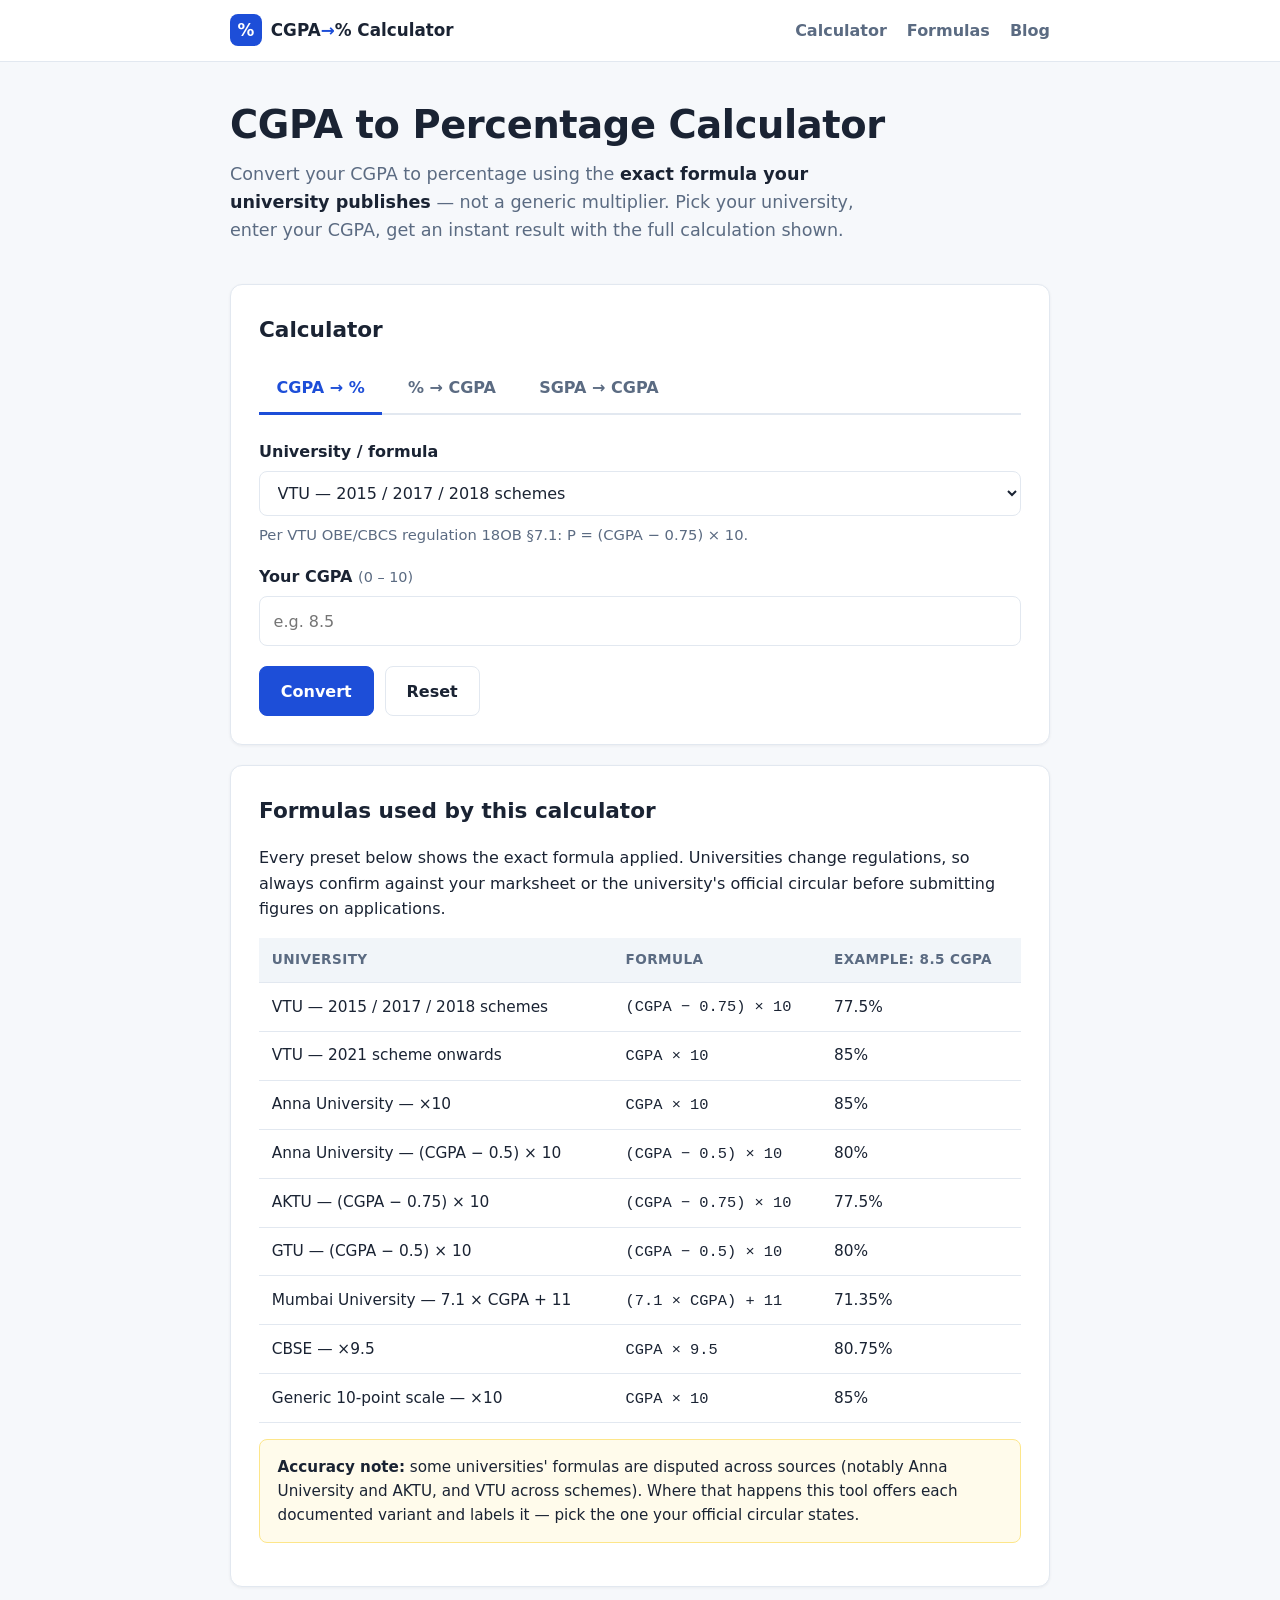
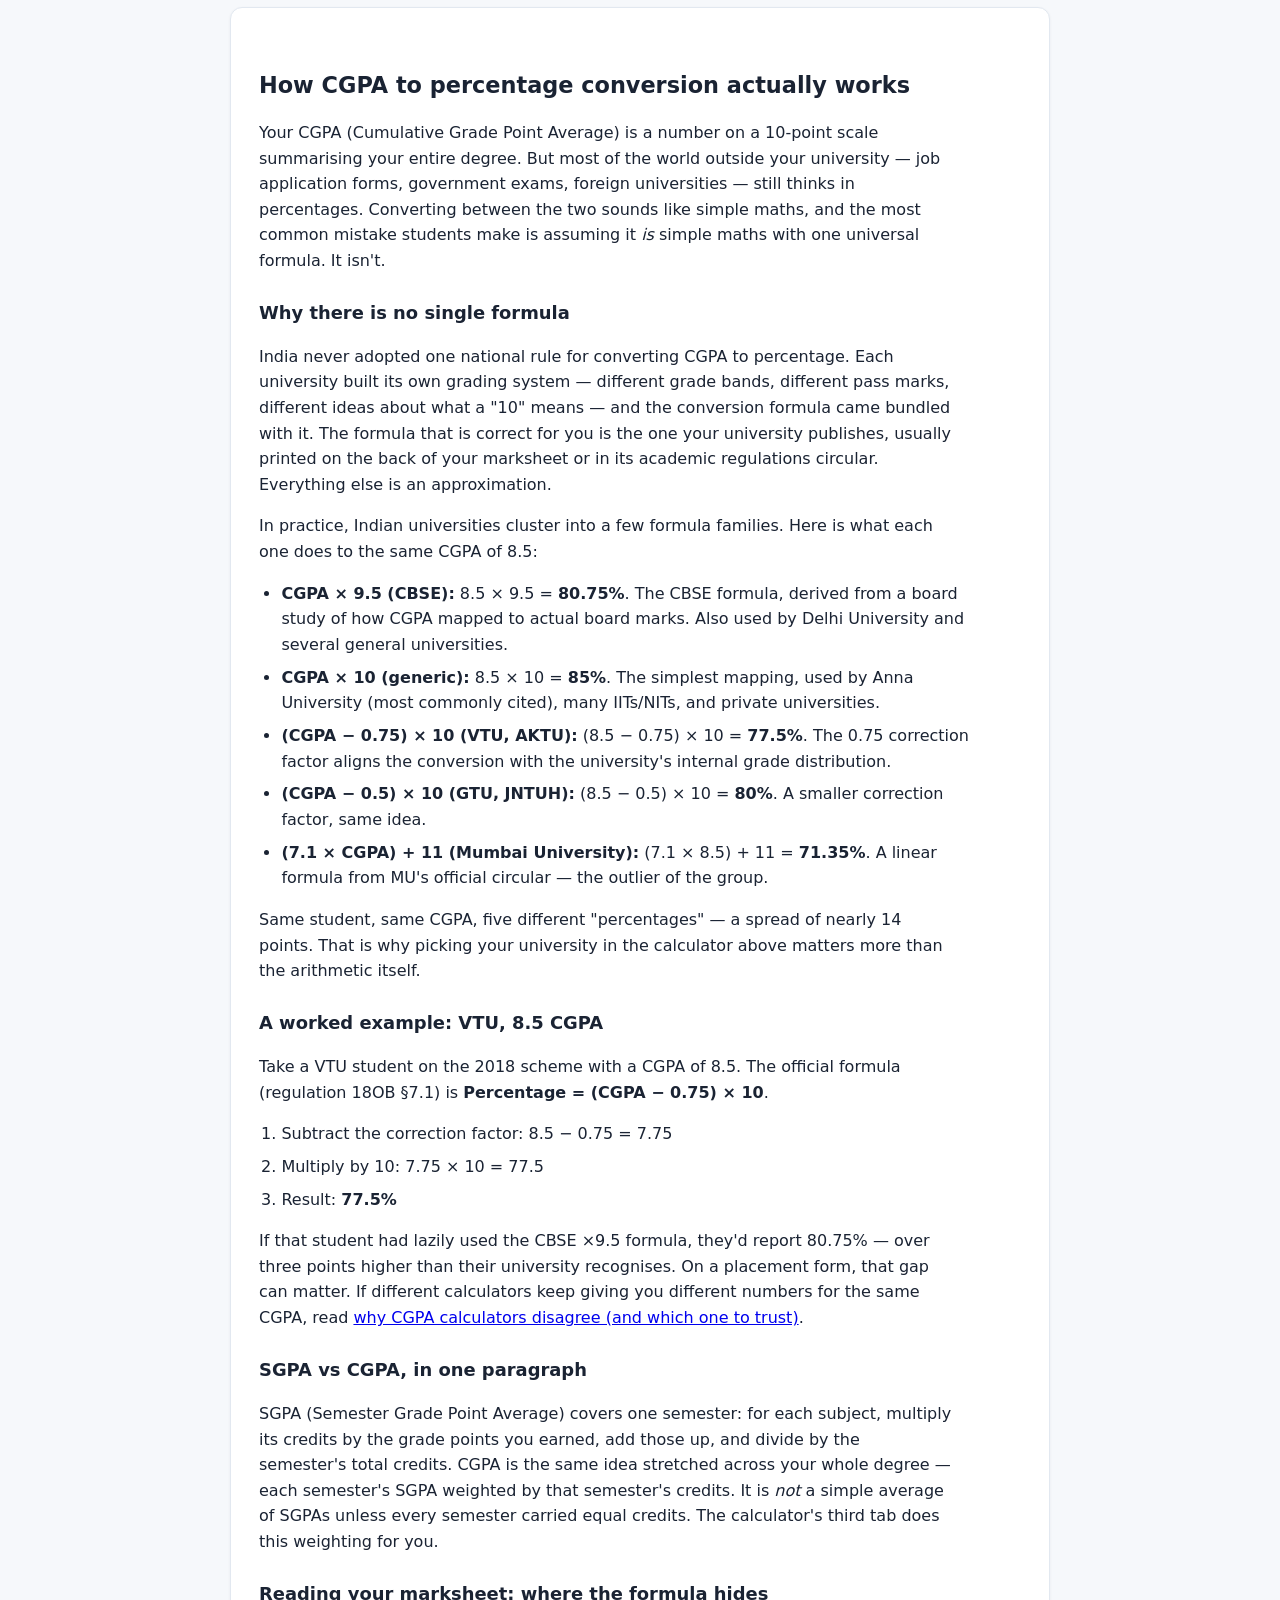
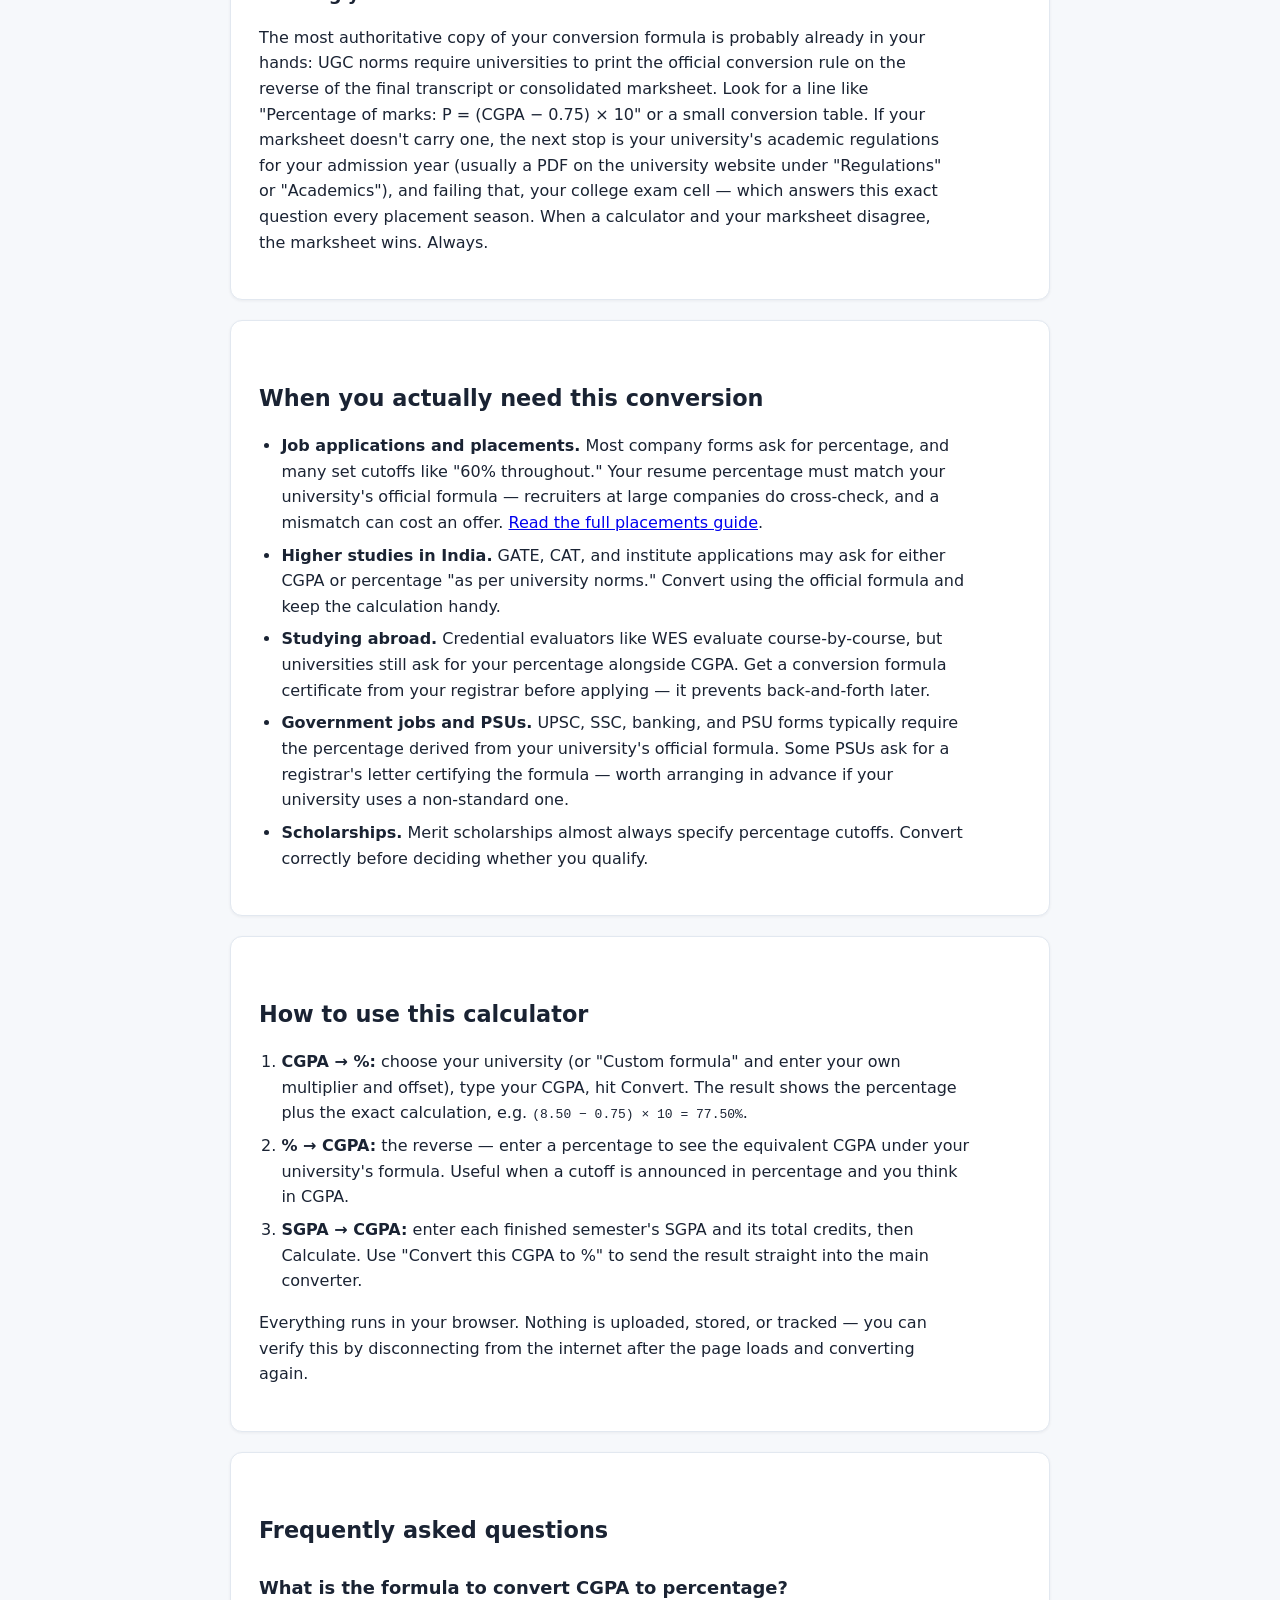
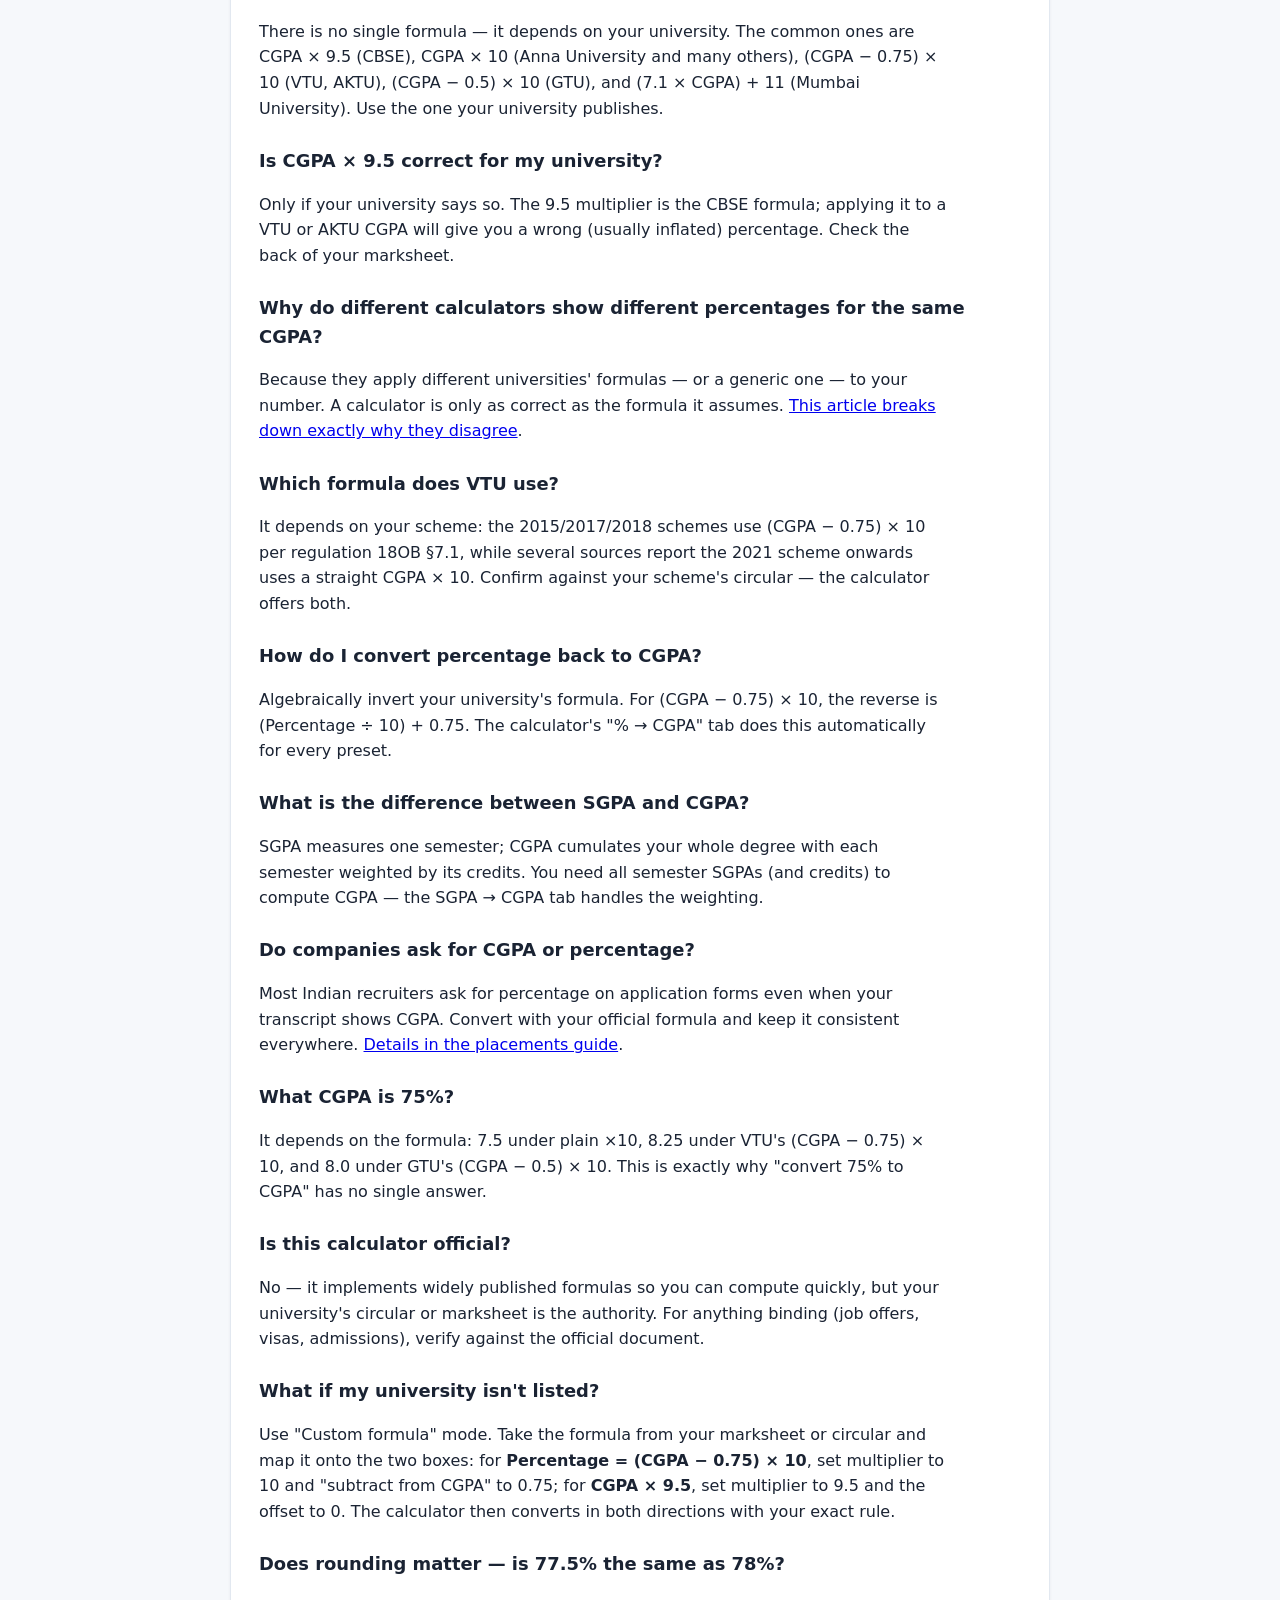
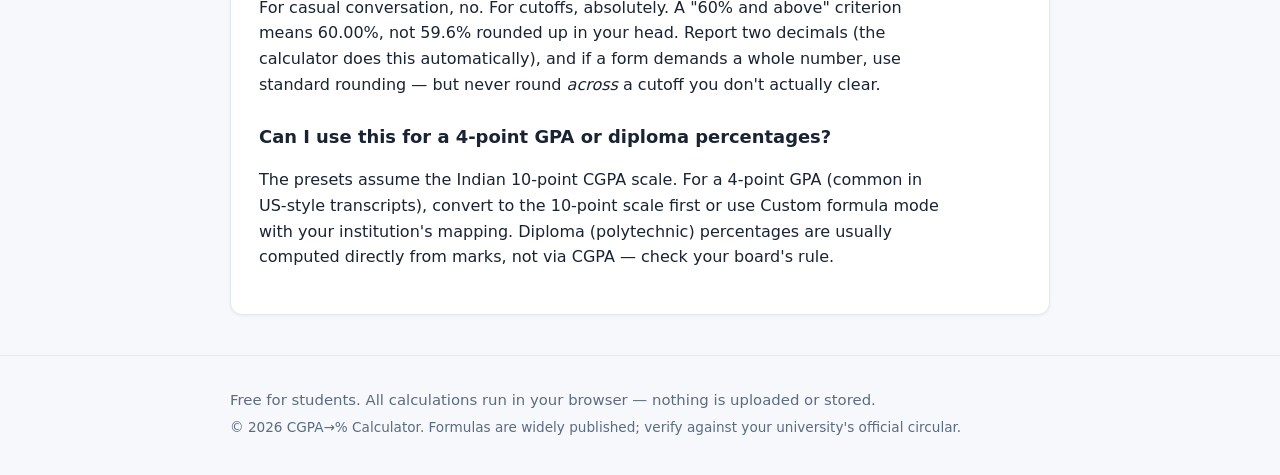
<file: index.html>
<!DOCTYPE html>
<html lang="en">
<head>
<meta charset="utf-8">
<meta name="viewport" content="width=device-width, initial-scale=1">
<title>CGPA to Percentage Calculator — University-wise (VTU, Anna, AKTU, GTU, Mumbai, CBSE)</title>
<meta name="description" content="Free CGPA to percentage calculator with university-specific formulas — VTU, Anna University, AKTU, GTU, Mumbai University and CBSE. Instant, client-side, no signup.">
<link rel="canonical" href="https://pratham.cv/">
<link rel="icon" href="data:image/svg+xml,%3Csvg xmlns='http://www.w3.org/2000/svg' viewBox='0 0 64 64'%3E%3Crect width='64' height='64' rx='14' fill='%231d4ed8'/%3E%3Ctext x='32' y='45' font-size='36' text-anchor='middle' fill='white' font-family='system-ui' font-weight='bold'%3E%25%3C/text%3E%3C/svg%3E">
<meta property="og:type" content="website">
<meta property="og:site_name" content="CGPA to Percentage Calculator">
<meta property="og:title" content="CGPA to Percentage Calculator — University-wise (VTU, Anna, AKTU, GTU, Mumbai, CBSE)">
<meta property="og:description" content="Convert CGPA to percentage with your university's exact formula. VTU, Anna University, AKTU, GTU, Mumbai University, CBSE. Free, instant, no signup.">
<meta property="og:url" content="https://pratham.cv/">
<meta name="twitter:card" content="summary">
<meta name="twitter:title" content="CGPA to Percentage Calculator — University-wise">
<meta name="twitter:description" content="Convert CGPA to percentage with your university's exact formula. Free, instant, no signup.">
<script type="application/ld+json">
{
  "@context": "https://schema.org",
  "@graph": [
    {
      "@type": "WebApplication",
      "name": "CGPA to Percentage Calculator",
      "url": "https://pratham.cv/",
      "applicationCategory": "EducationalApplication",
      "operatingSystem": "Any",
      "browserRequirements": "Requires JavaScript",
      "offers": { "@type": "Offer", "price": "0", "priceCurrency": "INR" },
      "description": "Free online CGPA to percentage calculator with university-specific formulas for VTU, Anna University, AKTU, GTU, Mumbai University, CBSE and more. Includes reverse percentage-to-CGPA and SGPA-to-CGPA converters. Runs entirely in the browser."
    },
    {
      "@type": "FAQPage",
      "mainEntity": [
        { "@type": "Question", "name": "What is the formula to convert CGPA to percentage?", "acceptedAnswer": { "@type": "Answer", "text": "There is no single formula — it depends on your university. Common ones are CGPA × 9.5 (CBSE), CGPA × 10 (Anna University and many others), (CGPA − 0.75) × 10 (VTU, AKTU), (CGPA − 0.5) × 10 (GTU), and (7.1 × CGPA) + 11 (Mumbai University)." } },
        { "@type": "Question", "name": "Is CGPA × 9.5 correct for my university?", "acceptedAnswer": { "@type": "Answer", "text": "Only if your university says so. The 9.5 multiplier is the CBSE formula; applying it to a VTU or AKTU CGPA gives a wrong, usually inflated, percentage." } },
        { "@type": "Question", "name": "Why do different calculators show different percentages for the same CGPA?", "acceptedAnswer": { "@type": "Answer", "text": "Because they apply different universities' formulas — or a generic one. A calculator is only as correct as the formula it assumes." } },
        { "@type": "Question", "name": "Which formula does VTU use?", "acceptedAnswer": { "@type": "Answer", "text": "It depends on your scheme: 2015/2017/2018 schemes use (CGPA − 0.75) × 10 per regulation 18OB §7.1, while several sources report the 2021 scheme onwards uses CGPA × 10." } },
        { "@type": "Question", "name": "How do I convert percentage back to CGPA?", "acceptedAnswer": { "@type": "Answer", "text": "Invert your university's formula — for (CGPA − 0.75) × 10, the reverse is (Percentage ÷ 10) + 0.75." } },
        { "@type": "Question", "name": "What is the difference between SGPA and CGPA?", "acceptedAnswer": { "@type": "Answer", "text": "SGPA measures one semester; CGPA cumulates your whole degree with each semester weighted by its credits." } },
        { "@type": "Question", "name": "Do companies ask for CGPA or percentage?", "acceptedAnswer": { "@type": "Answer", "text": "Most Indian recruiters ask for percentage on application forms. Convert with your official formula and keep it consistent everywhere." } },
        { "@type": "Question", "name": "What CGPA is 75%?", "acceptedAnswer": { "@type": "Answer", "text": "It depends on the formula: 7.5 under plain ×10, 8.25 under VTU's (CGPA − 0.75) × 10, and 8.0 under GTU's (CGPA − 0.5) × 10." } },
        { "@type": "Question", "name": "Is this calculator official?", "acceptedAnswer": { "@type": "Answer", "text": "No — it implements widely published formulas for quick computation, but your university's circular or marksheet is the authority." } },
        { "@type": "Question", "name": "What if my university isn't listed?", "acceptedAnswer": { "@type": "Answer", "text": "Use Custom formula mode: map your circular's formula onto the multiplier and offset boxes — e.g. (CGPA − 0.75) × 10 means multiplier 10, offset 0.75." } },
        { "@type": "Question", "name": "Does rounding matter — is 77.5% the same as 78%?", "acceptedAnswer": { "@type": "Answer", "text": "For cutoffs, yes. A '60% and above' criterion means 60.00%, not 59.6%. Report two decimals and never round across a cutoff you don't clear." } },
        { "@type": "Question", "name": "Can I use this for a 4-point GPA or diploma percentages?", "acceptedAnswer": { "@type": "Answer", "text": "The presets assume the Indian 10-point CGPA scale. For a 4-point GPA, convert to the 10-point scale first or use Custom formula mode." } }
      ]
    }
  ]
}
</script>
<link rel="stylesheet" href="styles.css">
</head>
<body>
<a class="skip-link" href="#tool">Skip to calculator</a>

<header class="site-header">
  <div class="wrap header-inner">
    <a class="brand" href="index.html" aria-label="CGPA to Percentage Calculator — home">
      <span class="brand-mark" aria-hidden="true">%</span>
      <span class="brand-text">CGPA<span class="brand-arrow">→</span>% Calculator</span>
    </a>
    <nav aria-label="Primary">
      <a href="#tool">Calculator</a>
      <a href="#formulas">Formulas</a>
      <a href="blog/">Blog</a>
    </nav>
  </div>
</header>

<main class="wrap">
  <section class="hero">
    <h1>CGPA to Percentage Calculator</h1>
    <p class="lede">Convert your CGPA to percentage using the <strong>exact formula your university publishes</strong> — not a generic multiplier. Pick your university, enter your CGPA, get an instant result with the full calculation shown.</p>
  </section>

  <section id="tool" class="card tool" aria-labelledby="tool-heading">
    <h2 id="tool-heading">Calculator</h2>

    <div class="tabs" role="tablist" aria-label="Conversion modes">
      <button role="tab" id="tab-convert" aria-controls="panel-convert" aria-selected="true">CGPA → %</button>
      <button role="tab" id="tab-reverse" aria-controls="panel-reverse" aria-selected="false" tabindex="-1">% → CGPA</button>
      <button role="tab" id="tab-sgpa" aria-controls="panel-sgpa" aria-selected="false" tabindex="-1">SGPA → CGPA</button>
    </div>

    <!-- Panel 1: CGPA to percentage -->
    <div id="panel-convert" role="tabpanel" aria-labelledby="tab-convert">
      <form id="form-convert" novalidate>
        <div class="field">
          <label for="uni-convert">University / formula</label>
          <select id="uni-convert" required></select>
          <p class="hint" id="uni-convert-note" aria-live="polite"></p>
        </div>
        <div class="field custom-formula" id="custom-convert-wrap" hidden>
          <div class="grid-2">
            <div>
              <label for="custom-mult">Multiplier</label>
              <input type="number" id="custom-mult" inputmode="decimal" step="any" min="0.0001" value="10" aria-describedby="custom-convert-err">
            </div>
            <div>
              <label for="custom-off">Subtract from CGPA</label>
              <input type="number" id="custom-off" inputmode="decimal" step="any" value="0" aria-describedby="custom-convert-err">
            </div>
          </div>
          <p class="hint">Percentage = (CGPA − offset) × multiplier</p>
        </div>
        <div class="field">
          <label for="cgpa-in">Your CGPA <span class="range">(0 – 10)</span></label>
          <input type="number" id="cgpa-in" inputmode="decimal" step="any" min="0" max="10" placeholder="e.g. 8.5" required aria-describedby="convert-err">
          <p class="error" id="convert-err" role="alert" hidden></p>
        </div>
        <div class="actions">
          <button type="submit" class="btn primary">Convert</button>
          <button type="button" class="btn" id="reset-convert">Reset</button>
        </div>
      </form>
      <div class="result" id="result-convert" aria-live="polite" hidden>
        <p class="result-label">Equivalent percentage</p>
        <p class="result-value"><span id="result-convert-value">–</span></p>
        <p class="result-formula" id="result-convert-formula"></p>
        <p class="result-note" id="result-convert-note" hidden></p>
        <button type="button" class="btn small" id="copy-convert">Copy result</button>
      </div>
    </div>

    <!-- Panel 2: percentage to CGPA -->
    <div id="panel-reverse" role="tabpanel" aria-labelledby="tab-reverse" hidden>
      <form id="form-reverse" novalidate>
        <div class="field">
          <label for="uni-reverse">University / formula</label>
          <select id="uni-reverse" required></select>
          <p class="hint" id="uni-reverse-note" aria-live="polite"></p>
        </div>
        <div class="field custom-formula" id="custom-reverse-wrap" hidden>
          <div class="grid-2">
            <div>
              <label for="custom-mult-r">Multiplier</label>
              <input type="number" id="custom-mult-r" inputmode="decimal" step="any" min="0.0001" value="10">
            </div>
            <div>
              <label for="custom-off-r">Subtract from CGPA</label>
              <input type="number" id="custom-off-r" inputmode="decimal" step="any" value="0">
            </div>
          </div>
          <p class="hint">CGPA = (Percentage ÷ multiplier) + offset</p>
        </div>
        <div class="field">
          <label for="pct-in">Your percentage <span class="range">(0 – 100)</span></label>
          <input type="number" id="pct-in" inputmode="decimal" step="any" min="0" max="100" placeholder="e.g. 77.5" required aria-describedby="reverse-err">
          <p class="error" id="reverse-err" role="alert" hidden></p>
        </div>
        <div class="actions">
          <button type="submit" class="btn primary">Convert</button>
          <button type="button" class="btn" id="reset-reverse">Reset</button>
        </div>
      </form>
      <div class="result" id="result-reverse" aria-live="polite" hidden>
        <p class="result-label">Equivalent CGPA</p>
        <p class="result-value"><span id="result-reverse-value">–</span></p>
        <p class="result-formula" id="result-reverse-formula"></p>
        <p class="result-note" id="result-reverse-note" hidden></p>
        <button type="button" class="btn small" id="copy-reverse">Copy result</button>
      </div>
    </div>

    <!-- Panel 3: SGPA to CGPA -->
    <div id="panel-sgpa" role="tabpanel" aria-labelledby="tab-sgpa" hidden>
      <form id="form-sgpa" novalidate>
        <p class="hint">Enter each completed semester's SGPA and its total credits. CGPA is the credit-weighted average.</p>
        <div id="sgpa-rows"></div>
        <p class="error" id="sgpa-err" role="alert" hidden></p>
        <div class="actions">
          <button type="button" class="btn" id="sgpa-add">+ Add semester</button>
          <button type="submit" class="btn primary">Calculate CGPA</button>
          <button type="button" class="btn" id="reset-sgpa">Reset</button>
        </div>
      </form>
      <div class="result" id="result-sgpa" aria-live="polite" hidden>
        <p class="result-label">Your CGPA</p>
        <p class="result-value"><span id="result-sgpa-value">–</span></p>
        <p class="result-formula" id="result-sgpa-formula"></p>
        <button type="button" class="btn small" id="use-in-converter">Convert this CGPA to %</button>
      </div>
    </div>
  </section>

  <section id="formulas" class="card" aria-labelledby="formulas-heading">
    <h2 id="formulas-heading">Formulas used by this calculator</h2>
    <p>Every preset below shows the exact formula applied. Universities change regulations, so always confirm against your marksheet or the university's official circular before submitting figures on applications.</p>
    <div class="table-scroll">
      <table>
        <caption class="visually-hidden">CGPA to percentage formulas by university</caption>
        <thead>
          <tr><th scope="col">University</th><th scope="col">Formula</th><th scope="col">Example: 8.5 CGPA</th></tr>
        </thead>
        <tbody id="formula-tbody"></tbody>
      </table>
    </div>
    <p class="disclaimer"><strong>Accuracy note:</strong> some universities' formulas are disputed across sources (notably Anna University and AKTU, and VTU across schemes). Where that happens this tool offers each documented variant and labels it — pick the one your official circular states.</p>
  </section>

  <section id="guide" class="card prose" aria-labelledby="guide-heading">
    <h2 id="guide-heading">How CGPA to percentage conversion actually works</h2>
    <p>Your CGPA (Cumulative Grade Point Average) is a number on a 10-point scale summarising your entire degree. But most of the world outside your university — job application forms, government exams, foreign universities — still thinks in percentages. Converting between the two sounds like simple maths, and the most common mistake students make is assuming it <em>is</em> simple maths with one universal formula. It isn't.</p>
    <h3>Why there is no single formula</h3>
    <p>India never adopted one national rule for converting CGPA to percentage. Each university built its own grading system — different grade bands, different pass marks, different ideas about what a "10" means — and the conversion formula came bundled with it. The formula that is correct for you is the one your university publishes, usually printed on the back of your marksheet or in its academic regulations circular. Everything else is an approximation.</p>
    <p>In practice, Indian universities cluster into a few formula families. Here is what each one does to the same CGPA of 8.5:</p>
    <ul>
      <li><strong>CGPA × 9.5 (CBSE):</strong> 8.5 × 9.5 = <strong>80.75%</strong>. The CBSE formula, derived from a board study of how CGPA mapped to actual board marks. Also used by Delhi University and several general universities.</li>
      <li><strong>CGPA × 10 (generic):</strong> 8.5 × 10 = <strong>85%</strong>. The simplest mapping, used by Anna University (most commonly cited), many IITs/NITs, and private universities.</li>
      <li><strong>(CGPA − 0.75) × 10 (VTU, AKTU):</strong> (8.5 − 0.75) × 10 = <strong>77.5%</strong>. The 0.75 correction factor aligns the conversion with the university's internal grade distribution.</li>
      <li><strong>(CGPA − 0.5) × 10 (GTU, JNTUH):</strong> (8.5 − 0.5) × 10 = <strong>80%</strong>. A smaller correction factor, same idea.</li>
      <li><strong>(7.1 × CGPA) + 11 (Mumbai University):</strong> (7.1 × 8.5) + 11 = <strong>71.35%</strong>. A linear formula from MU's official circular — the outlier of the group.</li>
    </ul>
    <p>Same student, same CGPA, five different "percentages" — a spread of nearly 14 points. That is why picking your university in the calculator above matters more than the arithmetic itself.</p>
    <h3>A worked example: VTU, 8.5 CGPA</h3>
    <p>Take a VTU student on the 2018 scheme with a CGPA of 8.5. The official formula (regulation 18OB §7.1) is <strong>Percentage = (CGPA − 0.75) × 10</strong>.</p>
    <ol>
      <li>Subtract the correction factor: 8.5 − 0.75 = 7.75</li>
      <li>Multiply by 10: 7.75 × 10 = 77.5</li>
      <li>Result: <strong>77.5%</strong></li>
    </ol>
    <p>If that student had lazily used the CBSE ×9.5 formula, they'd report 80.75% — over three points higher than their university recognises. On a placement form, that gap can matter. If different calculators keep giving you different numbers for the same CGPA, read <a href="blog/why-cgpa-calculators-give-different-answers.html">why CGPA calculators disagree (and which one to trust)</a>.</p>
    <h3>SGPA vs CGPA, in one paragraph</h3>
    <p>SGPA (Semester Grade Point Average) covers one semester: for each subject, multiply its credits by the grade points you earned, add those up, and divide by the semester's total credits. CGPA is the same idea stretched across your whole degree — each semester's SGPA weighted by that semester's credits. It is <em>not</em> a simple average of SGPAs unless every semester carried equal credits. The calculator's third tab does this weighting for you.</p>
    <h3>Reading your marksheet: where the formula hides</h3>
    <p>The most authoritative copy of your conversion formula is probably already in your hands: UGC norms require universities to print the official conversion rule on the reverse of the final transcript or consolidated marksheet. Look for a line like "Percentage of marks: P = (CGPA − 0.75) × 10" or a small conversion table. If your marksheet doesn't carry one, the next stop is your university's academic regulations for your admission year (usually a PDF on the university website under "Regulations" or "Academics"), and failing that, your college exam cell — which answers this exact question every placement season. When a calculator and your marksheet disagree, the marksheet wins. Always.</p>
  </section>

  <section id="use-cases" class="card prose" aria-labelledby="use-cases-heading">
    <h2 id="use-cases-heading">When you actually need this conversion</h2>
    <ul>
      <li><strong>Job applications and placements.</strong> Most company forms ask for percentage, and many set cutoffs like "60% throughout." Your resume percentage must match your university's official formula — recruiters at large companies do cross-check, and a mismatch can cost an offer. <a href="blog/cgpa-to-percentage-for-placements.html">Read the full placements guide</a>.</li>
      <li><strong>Higher studies in India.</strong> GATE, CAT, and institute applications may ask for either CGPA or percentage "as per university norms." Convert using the official formula and keep the calculation handy.</li>
      <li><strong>Studying abroad.</strong> Credential evaluators like WES evaluate course-by-course, but universities still ask for your percentage alongside CGPA. Get a conversion formula certificate from your registrar before applying — it prevents back-and-forth later.</li>
      <li><strong>Government jobs and PSUs.</strong> UPSC, SSC, banking, and PSU forms typically require the percentage derived from your university's official formula. Some PSUs ask for a registrar's letter certifying the formula — worth arranging in advance if your university uses a non-standard one.</li>
      <li><strong>Scholarships.</strong> Merit scholarships almost always specify percentage cutoffs. Convert correctly before deciding whether you qualify.</li>
    </ul>
  </section>

  <section id="how-to-use" class="card prose" aria-labelledby="how-to-use-heading">
    <h2 id="how-to-use-heading">How to use this calculator</h2>
    <ol>
      <li><strong>CGPA → %:</strong> choose your university (or "Custom formula" and enter your own multiplier and offset), type your CGPA, hit Convert. The result shows the percentage plus the exact calculation, e.g. <code>(8.50 − 0.75) × 10 = 77.50%</code>.</li>
      <li><strong>% → CGPA:</strong> the reverse — enter a percentage to see the equivalent CGPA under your university's formula. Useful when a cutoff is announced in percentage and you think in CGPA.</li>
      <li><strong>SGPA → CGPA:</strong> enter each finished semester's SGPA and its total credits, then Calculate. Use "Convert this CGPA to %" to send the result straight into the main converter.</li>
    </ol>
    <p>Everything runs in your browser. Nothing is uploaded, stored, or tracked — you can verify this by disconnecting from the internet after the page loads and converting again.</p>
  </section>

  <section id="faq" class="card prose" aria-labelledby="faq-heading">
    <h2 id="faq-heading">Frequently asked questions</h2>
    <h3>What is the formula to convert CGPA to percentage?</h3>
    <p>There is no single formula — it depends on your university. The common ones are CGPA × 9.5 (CBSE), CGPA × 10 (Anna University and many others), (CGPA − 0.75) × 10 (VTU, AKTU), (CGPA − 0.5) × 10 (GTU), and (7.1 × CGPA) + 11 (Mumbai University). Use the one your university publishes.</p>
    <h3>Is CGPA × 9.5 correct for my university?</h3>
    <p>Only if your university says so. The 9.5 multiplier is the CBSE formula; applying it to a VTU or AKTU CGPA will give you a wrong (usually inflated) percentage. Check the back of your marksheet.</p>
    <h3>Why do different calculators show different percentages for the same CGPA?</h3>
    <p>Because they apply different universities' formulas — or a generic one — to your number. A calculator is only as correct as the formula it assumes. <a href="blog/why-cgpa-calculators-give-different-answers.html">This article breaks down exactly why they disagree</a>.</p>
    <h3>Which formula does VTU use?</h3>
    <p>It depends on your scheme: the 2015/2017/2018 schemes use (CGPA − 0.75) × 10 per regulation 18OB §7.1, while several sources report the 2021 scheme onwards uses a straight CGPA × 10. Confirm against your scheme's circular — the calculator offers both.</p>
    <h3>How do I convert percentage back to CGPA?</h3>
    <p>Algebraically invert your university's formula. For (CGPA − 0.75) × 10, the reverse is (Percentage ÷ 10) + 0.75. The calculator's "% → CGPA" tab does this automatically for every preset.</p>
    <h3>What is the difference between SGPA and CGPA?</h3>
    <p>SGPA measures one semester; CGPA cumulates your whole degree with each semester weighted by its credits. You need all semester SGPAs (and credits) to compute CGPA — the SGPA → CGPA tab handles the weighting.</p>
    <h3>Do companies ask for CGPA or percentage?</h3>
    <p>Most Indian recruiters ask for percentage on application forms even when your transcript shows CGPA. Convert with your official formula and keep it consistent everywhere. <a href="blog/cgpa-to-percentage-for-placements.html">Details in the placements guide</a>.</p>
    <h3>What CGPA is 75%?</h3>
    <p>It depends on the formula: 7.5 under plain ×10, 8.25 under VTU's (CGPA − 0.75) × 10, and 8.0 under GTU's (CGPA − 0.5) × 10. This is exactly why "convert 75% to CGPA" has no single answer.</p>
    <h3>Is this calculator official?</h3>
    <p>No — it implements widely published formulas so you can compute quickly, but your university's circular or marksheet is the authority. For anything binding (job offers, visas, admissions), verify against the official document.</p>
    <h3>What if my university isn't listed?</h3>
    <p>Use "Custom formula" mode. Take the formula from your marksheet or circular and map it onto the two boxes: for <strong>Percentage = (CGPA − 0.75) × 10</strong>, set multiplier to 10 and "subtract from CGPA" to 0.75; for <strong>CGPA × 9.5</strong>, set multiplier to 9.5 and the offset to 0. The calculator then converts in both directions with your exact rule.</p>
    <h3>Does rounding matter — is 77.5% the same as 78%?</h3>
    <p>For casual conversation, no. For cutoffs, absolutely. A "60% and above" criterion means 60.00%, not 59.6% rounded up in your head. Report two decimals (the calculator does this automatically), and if a form demands a whole number, use standard rounding — but never round <em>across</em> a cutoff you don't actually clear.</p>
    <h3>Can I use this for a 4-point GPA or diploma percentages?</h3>
    <p>The presets assume the Indian 10-point CGPA scale. For a 4-point GPA (common in US-style transcripts), convert to the 10-point scale first or use Custom formula mode with your institution's mapping. Diploma (polytechnic) percentages are usually computed directly from marks, not via CGPA — check your board's rule.</p>
  </section>
</main>

<footer class="site-footer">
  <div class="wrap">
    <p>Free for students. All calculations run in your browser — nothing is uploaded or stored.</p>
    <p class="fine">© 2026 CGPA→% Calculator. Formulas are widely published; verify against your university's official circular.</p>
  </div>
</footer>

<script src="app.js" defer></script>
</body>
</html>
</file>
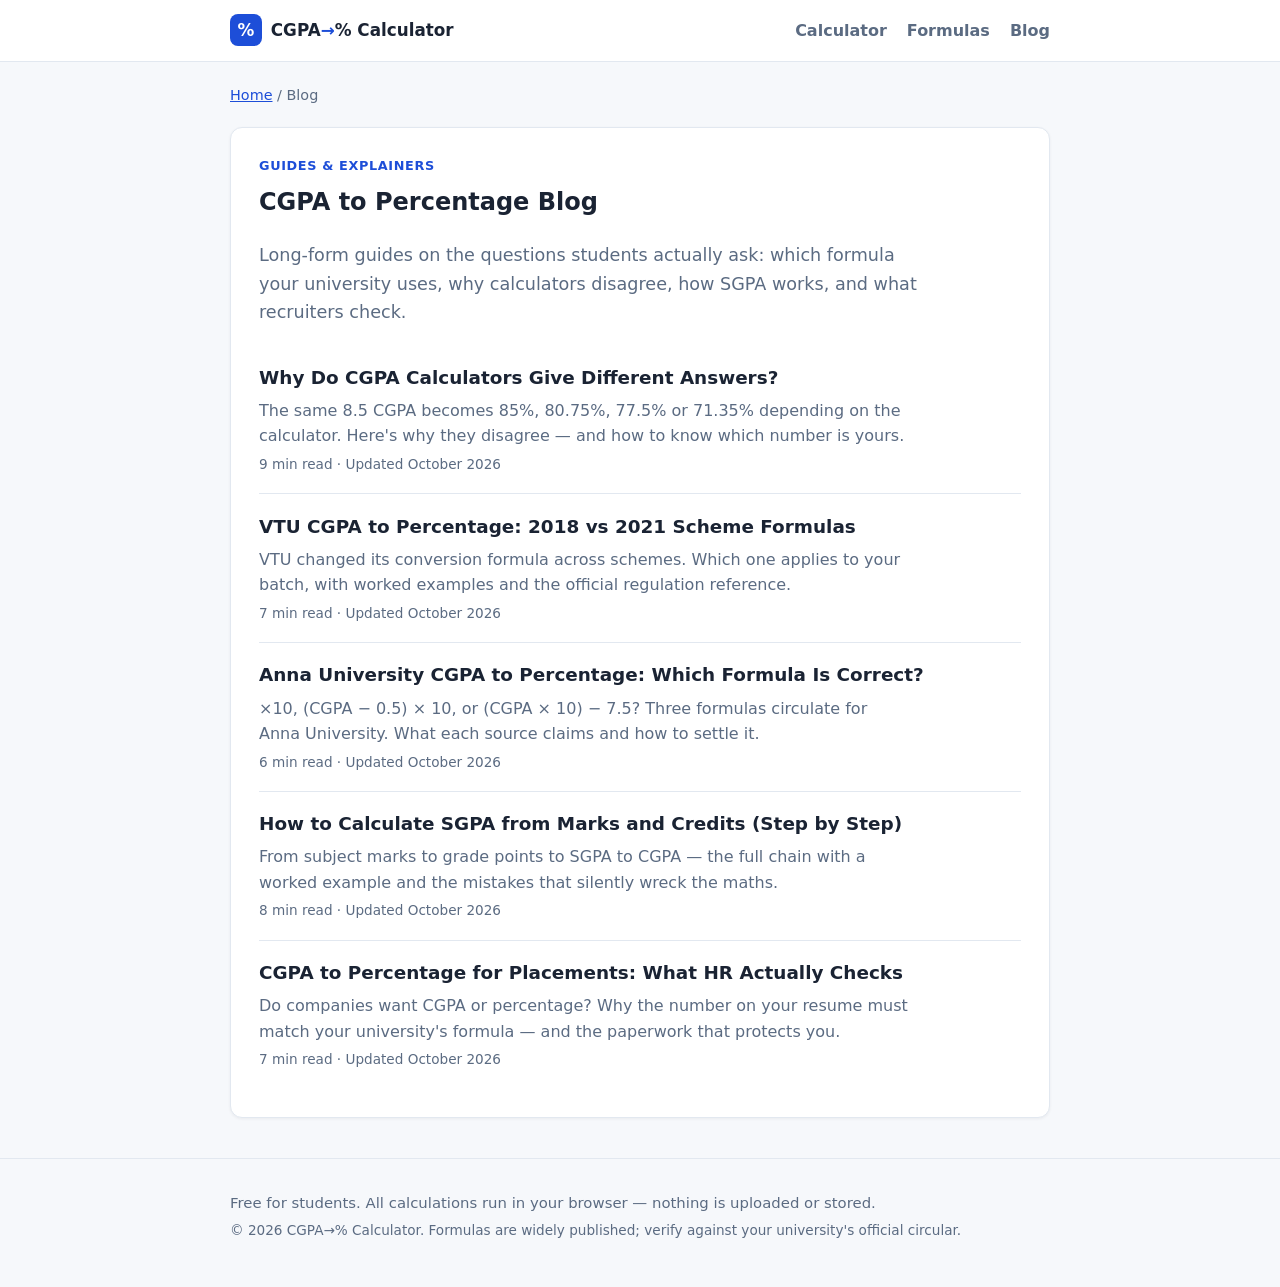
<file: blog/index.html>
<!DOCTYPE html>
<html lang="en">
<head>
<meta charset="utf-8">
<meta name="viewport" content="width=device-width, initial-scale=1">
<title>Blog — CGPA to Percentage Guides | CGPA→% Calculator</title>
<meta name="description" content="In-depth guides on CGPA to percentage conversion: university-wise formulas, why calculators disagree, SGPA calculation, and placements.">
<link rel="canonical" href="https://pratham.cv/blog/">
<link rel="icon" href="data:image/svg+xml,%3Csvg xmlns='http://www.w3.org/2000/svg' viewBox='0 0 64 64'%3E%3Crect width='64' height='64' rx='14' fill='%231d4ed8'/%3E%3Ctext x='32' y='45' font-size='36' text-anchor='middle' fill='white' font-family='system-ui' font-weight='bold'%3E%25%3C/text%3E%3C/svg%3E">
<meta property="og:type" content="website">
<meta property="og:site_name" content="CGPA to Percentage Calculator">
<meta property="og:title" content="Blog — CGPA to Percentage Guides">
<meta property="og:description" content="In-depth guides on CGPA to percentage conversion: university-wise formulas, why calculators disagree, SGPA calculation, and placements.">
<meta property="og:url" content="https://pratham.cv/blog/">
<meta name="twitter:card" content="summary">
<meta name="twitter:title" content="Blog — CGPA to Percentage Guides">
<meta name="twitter:description" content="In-depth guides on CGPA to percentage conversion: university-wise formulas, why calculators disagree, SGPA calculation, and placements.">
<link rel="stylesheet" href="../styles.css">
</head>
<body>
<a class="skip-link" href="#posts">Skip to articles</a>

<header class="site-header">
  <div class="wrap header-inner">
    <a class="brand" href="../index.html" aria-label="CGPA to Percentage Calculator — home">
      <span class="brand-mark" aria-hidden="true">%</span>
      <span class="brand-text">CGPA<span class="brand-arrow">→</span>% Calculator</span>
    </a>
    <nav aria-label="Primary">
      <a href="../index.html#tool">Calculator</a>
      <a href="../index.html#formulas">Formulas</a>
      <a href="index.html" aria-current="page">Blog</a>
    </nav>
  </div>
</header>

<main class="wrap">
  <p class="breadcrumb"><a href="../index.html">Home</a> / Blog</p>
  <section class="card" id="posts" aria-labelledby="blog-heading">
    <p class="kicker">Guides &amp; explainers</p>
    <h1 id="blog-heading" style="margin-top:0">CGPA to Percentage Blog</h1>
    <p class="lede">Long-form guides on the questions students actually ask: which formula your university uses, why calculators disagree, how SGPA works, and what recruiters check.</p>
    <ul class="blog-list">
      <li>
        <a class="post-title" href="why-cgpa-calculators-give-different-answers.html">Why Do CGPA Calculators Give Different Answers?</a>
        <p class="post-desc">The same 8.5 CGPA becomes 85%, 80.75%, 77.5% or 71.35% depending on the calculator. Here's why they disagree — and how to know which number is yours.</p>
        <p class="post-meta">9 min read · Updated October 2026</p>
      </li>
      <li>
        <a class="post-title" href="vtu-cgpa-to-percentage-schemes.html">VTU CGPA to Percentage: 2018 vs 2021 Scheme Formulas</a>
        <p class="post-desc">VTU changed its conversion formula across schemes. Which one applies to your batch, with worked examples and the official regulation reference.</p>
        <p class="post-meta">7 min read · Updated October 2026</p>
      </li>
      <li>
        <a class="post-title" href="anna-university-cgpa-to-percentage.html">Anna University CGPA to Percentage: Which Formula Is Correct?</a>
        <p class="post-desc">×10, (CGPA − 0.5) × 10, or (CGPA × 10) − 7.5? Three formulas circulate for Anna University. What each source claims and how to settle it.</p>
        <p class="post-meta">6 min read · Updated October 2026</p>
      </li>
      <li>
        <a class="post-title" href="how-to-calculate-sgpa-from-marks.html">How to Calculate SGPA from Marks and Credits (Step by Step)</a>
        <p class="post-desc">From subject marks to grade points to SGPA to CGPA — the full chain with a worked example and the mistakes that silently wreck the maths.</p>
        <p class="post-meta">8 min read · Updated October 2026</p>
      </li>
      <li>
        <a class="post-title" href="cgpa-to-percentage-for-placements.html">CGPA to Percentage for Placements: What HR Actually Checks</a>
        <p class="post-desc">Do companies want CGPA or percentage? Why the number on your resume must match your university's formula — and the paperwork that protects you.</p>
        <p class="post-meta">7 min read · Updated October 2026</p>
      </li>
    </ul>
  </section>
</main>

<footer class="site-footer">
  <div class="wrap">
    <p>Free for students. All calculations run in your browser — nothing is uploaded or stored.</p>
    <p class="fine">© 2026 CGPA→% Calculator. Formulas are widely published; verify against your university's official circular.</p>
  </div>
</footer>
</body>
</html>
</file>
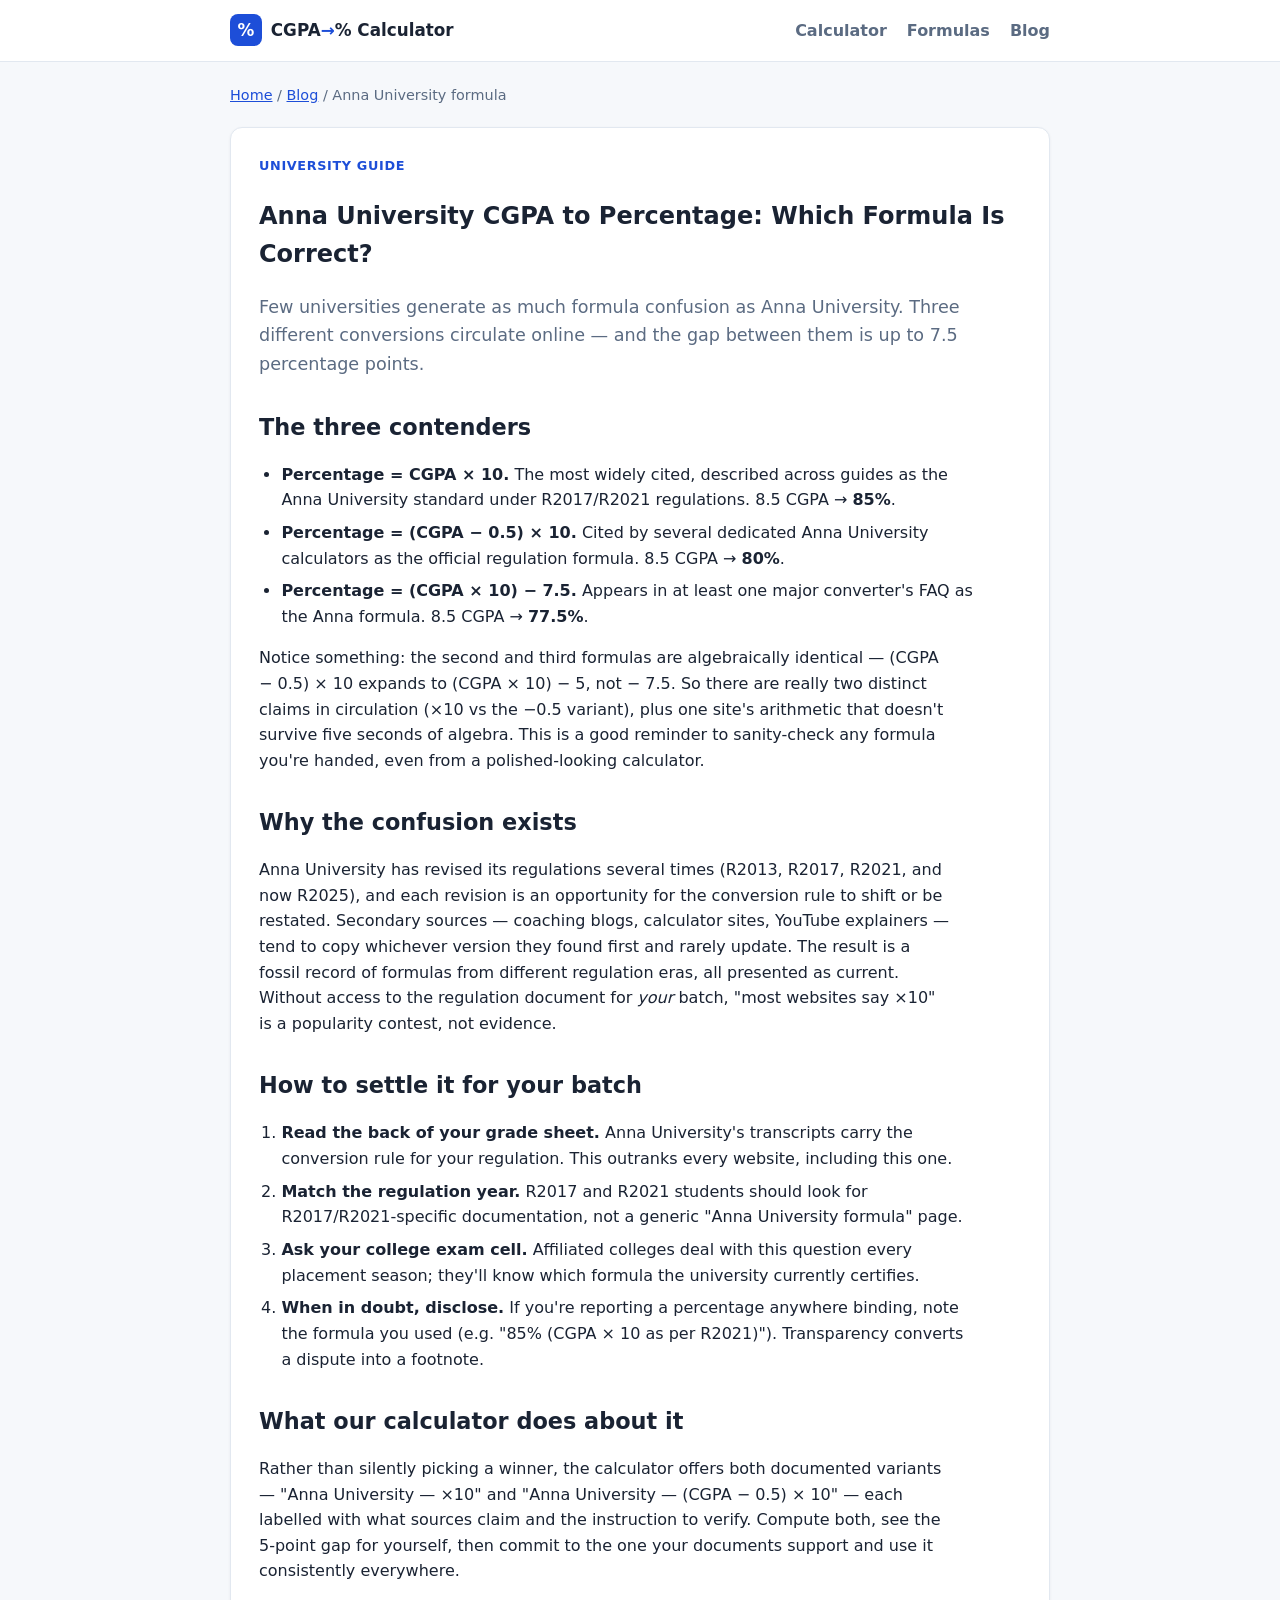
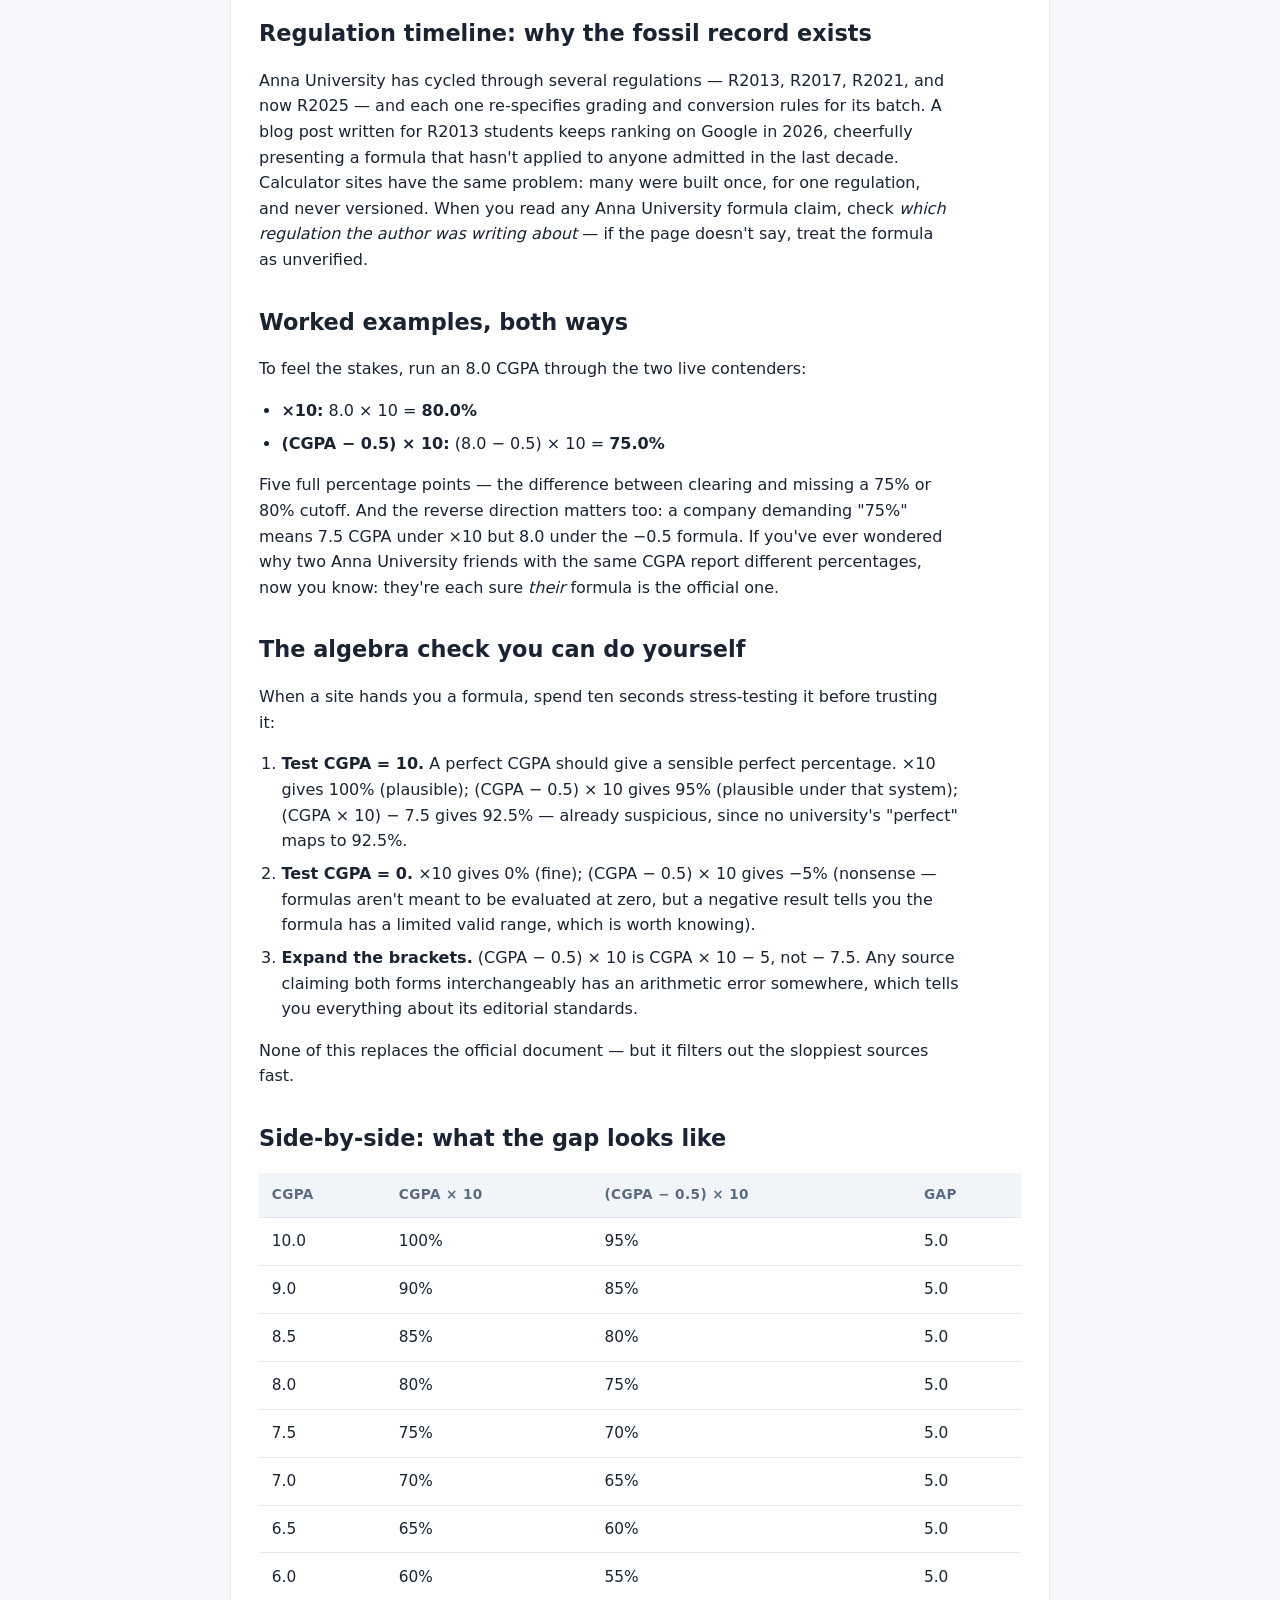
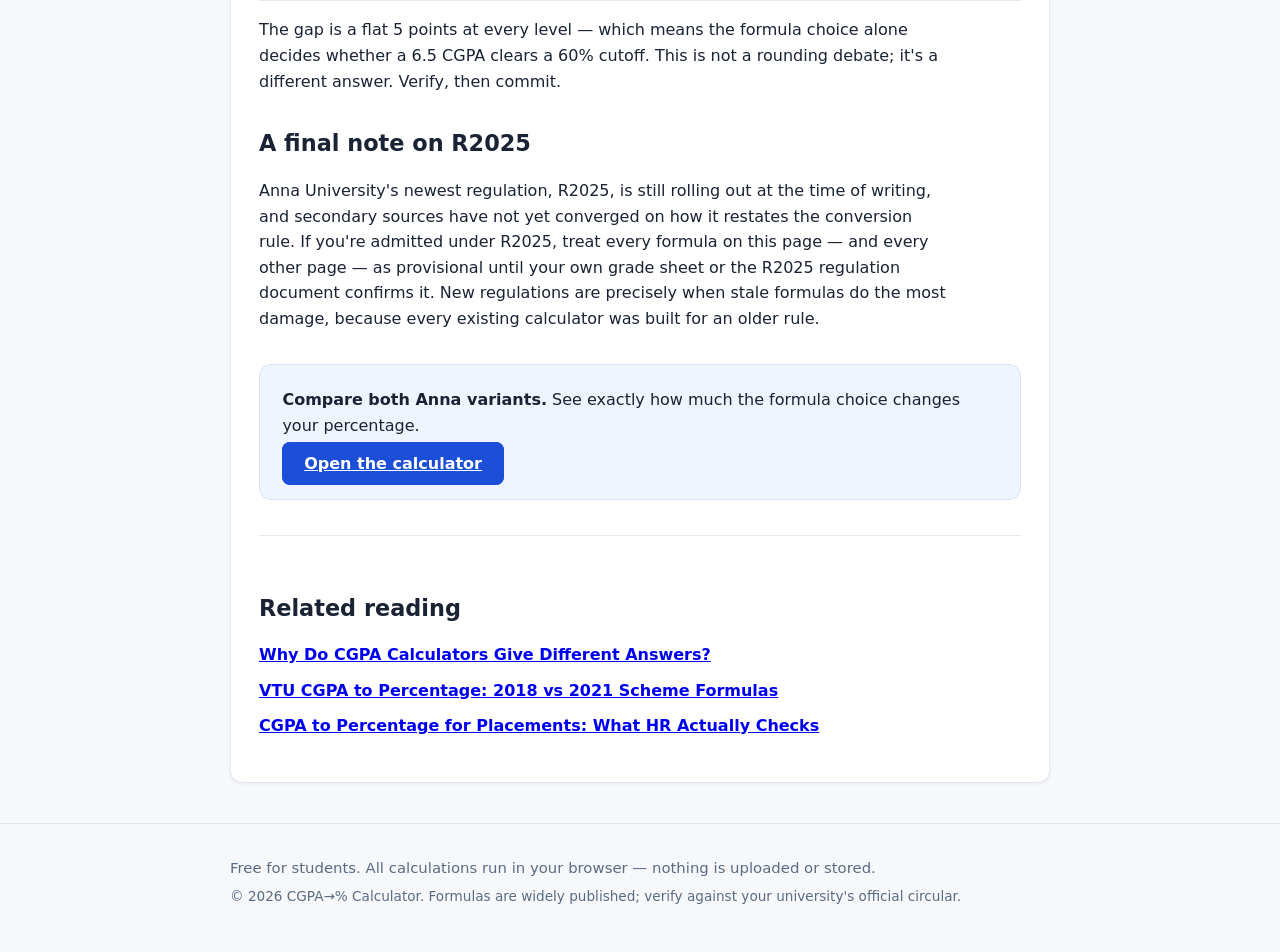
<file: blog/anna-university-cgpa-to-percentage.html>
<!DOCTYPE html>
<html lang="en">
<head>
<meta charset="utf-8">
<meta name="viewport" content="width=device-width, initial-scale=1">
<title>Anna University CGPA to Percentage: Which Formula Is Correct? | CGPA→% Calculator</title>
<meta name="description" content="×10, (CGPA − 0.5) × 10, or (CGPA × 10) − 7.5? Three formulas circulate for Anna University CGPA to percentage conversion. What each source claims and how to settle it.">
<link rel="canonical" href="https://pratham.cv/blog/anna-university-cgpa-to-percentage.html">
<link rel="icon" href="data:image/svg+xml,%3Csvg xmlns='http://www.w3.org/2000/svg' viewBox='0 0 64 64'%3E%3Crect width='64' height='64' rx='14' fill='%231d4ed8'/%3E%3Ctext x='32' y='45' font-size='36' text-anchor='middle' fill='white' font-family='system-ui' font-weight='bold'%3E%25%3C/text%3E%3C/svg%3E">
<meta property="og:type" content="article">
<meta property="og:site_name" content="CGPA to Percentage Calculator">
<meta property="og:title" content="Anna University CGPA to Percentage: Which Formula Is Correct?">
<meta property="og:description" content="×10, (CGPA − 0.5) × 10, or (CGPA × 10) − 7.5? What each source claims about Anna University's formula and how to settle it for your batch.">
<meta property="og:url" content="https://pratham.cv/blog/anna-university-cgpa-to-percentage.html">
<meta name="twitter:card" content="summary">
<meta name="twitter:title" content="Anna University CGPA to Percentage: Which Formula Is Correct?">
<meta name="twitter:description" content="Three formulas circulate for Anna University. What each source claims and how to settle it.">
<script type="application/ld+json">
{
  "@context": "https://schema.org",
  "@type": "BlogPosting",
  "headline": "Anna University CGPA to Percentage: Which Formula Is Correct?",
  "description": "×10, (CGPA − 0.5) × 10, or (CGPA × 10) − 7.5? Three formulas circulate for Anna University CGPA to percentage conversion. What each source claims and how to settle it.",
  "datePublished": "2026-10-04",
  "dateModified": "2026-10-04",
  "author": { "@type": "Organization", "name": "CGPA to Percentage Calculator" },
  "publisher": { "@type": "Organization", "name": "CGPA to Percentage Calculator" },
  "mainEntityOfPage": { "@type": "WebPage", "@id": "https://pratham.cv/blog/anna-university-cgpa-to-percentage.html" }
}
</script>
<link rel="stylesheet" href="../styles.css">
</head>
<body>
<a class="skip-link" href="#article">Skip to article</a>

<header class="site-header">
  <div class="wrap header-inner">
    <a class="brand" href="../index.html" aria-label="CGPA to Percentage Calculator — home">
      <span class="brand-mark" aria-hidden="true">%</span>
      <span class="brand-text">CGPA<span class="brand-arrow">→</span>% Calculator</span>
    </a>
    <nav aria-label="Primary">
      <a href="../index.html#tool">Calculator</a>
      <a href="../index.html#formulas">Formulas</a>
      <a href="index.html">Blog</a>
    </nav>
  </div>
</header>

<main class="wrap">
  <p class="breadcrumb"><a href="../index.html">Home</a> / <a href="index.html">Blog</a> / Anna University formula</p>
  <article id="article" class="card prose" aria-labelledby="post-title">
    <p class="kicker">University guide</p>
    <h1 id="post-title">Anna University CGPA to Percentage: Which Formula Is Correct?</h1>
    <p class="lede">Few universities generate as much formula confusion as Anna University. Three different conversions circulate online — and the gap between them is up to 7.5 percentage points.</p>

    <h2>The three contenders</h2>
    <ul>
      <li><strong>Percentage = CGPA × 10.</strong> The most widely cited, described across guides as the Anna University standard under R2017/R2021 regulations. 8.5 CGPA → <strong>85%</strong>.</li>
      <li><strong>Percentage = (CGPA − 0.5) × 10.</strong> Cited by several dedicated Anna University calculators as the official regulation formula. 8.5 CGPA → <strong>80%</strong>.</li>
      <li><strong>Percentage = (CGPA × 10) − 7.5.</strong> Appears in at least one major converter's FAQ as the Anna formula. 8.5 CGPA → <strong>77.5%</strong>.</li>
    </ul>
    <p>Notice something: the second and third formulas are algebraically identical — (CGPA − 0.5) × 10 expands to (CGPA × 10) − 5, not − 7.5. So there are really two distinct claims in circulation (×10 vs the −0.5 variant), plus one site's arithmetic that doesn't survive five seconds of algebra. This is a good reminder to sanity-check any formula you're handed, even from a polished-looking calculator.</p>

    <h2>Why the confusion exists</h2>
    <p>Anna University has revised its regulations several times (R2013, R2017, R2021, and now R2025), and each revision is an opportunity for the conversion rule to shift or be restated. Secondary sources — coaching blogs, calculator sites, YouTube explainers — tend to copy whichever version they found first and rarely update. The result is a fossil record of formulas from different regulation eras, all presented as current. Without access to the regulation document for <em>your</em> batch, "most websites say ×10" is a popularity contest, not evidence.</p>

    <h2>How to settle it for your batch</h2>
    <ol>
      <li><strong>Read the back of your grade sheet.</strong> Anna University's transcripts carry the conversion rule for your regulation. This outranks every website, including this one.</li>
      <li><strong>Match the regulation year.</strong> R2017 and R2021 students should look for R2017/R2021-specific documentation, not a generic "Anna University formula" page.</li>
      <li><strong>Ask your college exam cell.</strong> Affiliated colleges deal with this question every placement season; they'll know which formula the university currently certifies.</li>
      <li><strong>When in doubt, disclose.</strong> If you're reporting a percentage anywhere binding, note the formula you used (e.g. "85% (CGPA × 10 as per R2021)"). Transparency converts a dispute into a footnote.</li>
    </ol>

    <h2>What our calculator does about it</h2>
    <p>Rather than silently picking a winner, the calculator offers both documented variants — "Anna University — ×10" and "Anna University — (CGPA − 0.5) × 10" — each labelled with what sources claim and the instruction to verify. Compute both, see the 5-point gap for yourself, then commit to the one your documents support and use it consistently everywhere.</p>

    <h2>Regulation timeline: why the fossil record exists</h2>
    <p>Anna University has cycled through several regulations — R2013, R2017, R2021, and now R2025 — and each one re-specifies grading and conversion rules for its batch. A blog post written for R2013 students keeps ranking on Google in 2026, cheerfully presenting a formula that hasn't applied to anyone admitted in the last decade. Calculator sites have the same problem: many were built once, for one regulation, and never versioned. When you read any Anna University formula claim, check <em>which regulation the author was writing about</em> — if the page doesn't say, treat the formula as unverified.</p>

    <h2>Worked examples, both ways</h2>
    <p>To feel the stakes, run an 8.0 CGPA through the two live contenders:</p>
    <ul>
      <li><strong>×10:</strong> 8.0 × 10 = <strong>80.0%</strong></li>
      <li><strong>(CGPA − 0.5) × 10:</strong> (8.0 − 0.5) × 10 = <strong>75.0%</strong></li>
    </ul>
    <p>Five full percentage points — the difference between clearing and missing a 75% or 80% cutoff. And the reverse direction matters too: a company demanding "75%" means 7.5 CGPA under ×10 but 8.0 under the −0.5 formula. If you've ever wondered why two Anna University friends with the same CGPA report different percentages, now you know: they're each sure <em>their</em> formula is the official one.</p>

    <h2>The algebra check you can do yourself</h2>
    <p>When a site hands you a formula, spend ten seconds stress-testing it before trusting it:</p>
    <ol>
      <li><strong>Test CGPA = 10.</strong> A perfect CGPA should give a sensible perfect percentage. ×10 gives 100% (plausible); (CGPA − 0.5) × 10 gives 95% (plausible under that system); (CGPA × 10) − 7.5 gives 92.5% — already suspicious, since no university's "perfect" maps to 92.5%.</li>
      <li><strong>Test CGPA = 0.</strong> ×10 gives 0% (fine); (CGPA − 0.5) × 10 gives −5% (nonsense — formulas aren't meant to be evaluated at zero, but a negative result tells you the formula has a limited valid range, which is worth knowing).</li>
      <li><strong>Expand the brackets.</strong> (CGPA − 0.5) × 10 is CGPA × 10 − 5, not − 7.5. Any source claiming both forms interchangeably has an arithmetic error somewhere, which tells you everything about its editorial standards.</li>
    </ol>
    <p>None of this replaces the official document — but it filters out the sloppiest sources fast.</p>

    <h2>Side-by-side: what the gap looks like</h2>
    <div class="table-scroll">
      <table>
        <caption class="visually-hidden">Anna University formula variants compared</caption>
        <thead><tr><th scope="col">CGPA</th><th scope="col">CGPA × 10</th><th scope="col">(CGPA − 0.5) × 10</th><th scope="col">Gap</th></tr></thead>
        <tbody>
          <tr><td class="num">10.0</td><td class="num">100%</td><td class="num">95%</td><td class="num">5.0</td></tr>
          <tr><td class="num">9.0</td><td class="num">90%</td><td class="num">85%</td><td class="num">5.0</td></tr>
          <tr><td class="num">8.5</td><td class="num">85%</td><td class="num">80%</td><td class="num">5.0</td></tr>
          <tr><td class="num">8.0</td><td class="num">80%</td><td class="num">75%</td><td class="num">5.0</td></tr>
          <tr><td class="num">7.5</td><td class="num">75%</td><td class="num">70%</td><td class="num">5.0</td></tr>
          <tr><td class="num">7.0</td><td class="num">70%</td><td class="num">65%</td><td class="num">5.0</td></tr>
          <tr><td class="num">6.5</td><td class="num">65%</td><td class="num">60%</td><td class="num">5.0</td></tr>
          <tr><td class="num">6.0</td><td class="num">60%</td><td class="num">55%</td><td class="num">5.0</td></tr>
        </tbody>
      </table>
    </div>
    <p>The gap is a flat 5 points at every level — which means the formula choice alone decides whether a 6.5 CGPA clears a 60% cutoff. This is not a rounding debate; it's a different answer. Verify, then commit.</p>
    <h2>A final note on R2025</h2>
    <p>Anna University's newest regulation, R2025, is still rolling out at the time of writing, and secondary sources have not yet converged on how it restates the conversion rule. If you're admitted under R2025, treat every formula on this page — and every other page — as provisional until your own grade sheet or the R2025 regulation document confirms it. New regulations are precisely when stale formulas do the most damage, because every existing calculator was built for an older rule.</p>

    <aside class="cta-box" aria-label="Try the calculator">
      <p><strong>Compare both Anna variants.</strong> See exactly how much the formula choice changes your percentage.</p>
      <a class="btn primary" href="../index.html#tool">Open the calculator</a>
    </aside>

    <section class="related" aria-labelledby="related-heading">
      <h2 id="related-heading">Related reading</h2>
      <ul>
        <li><a href="why-cgpa-calculators-give-different-answers.html">Why Do CGPA Calculators Give Different Answers?</a></li>
        <li><a href="vtu-cgpa-to-percentage-schemes.html">VTU CGPA to Percentage: 2018 vs 2021 Scheme Formulas</a></li>
        <li><a href="cgpa-to-percentage-for-placements.html">CGPA to Percentage for Placements: What HR Actually Checks</a></li>
      </ul>
    </section>
  </article>
</main>

<footer class="site-footer">
  <div class="wrap">
    <p>Free for students. All calculations run in your browser — nothing is uploaded or stored.</p>
    <p class="fine">© 2026 CGPA→% Calculator. Formulas are widely published; verify against your university's official circular.</p>
  </div>
</footer>
</body>
</html>
</file>
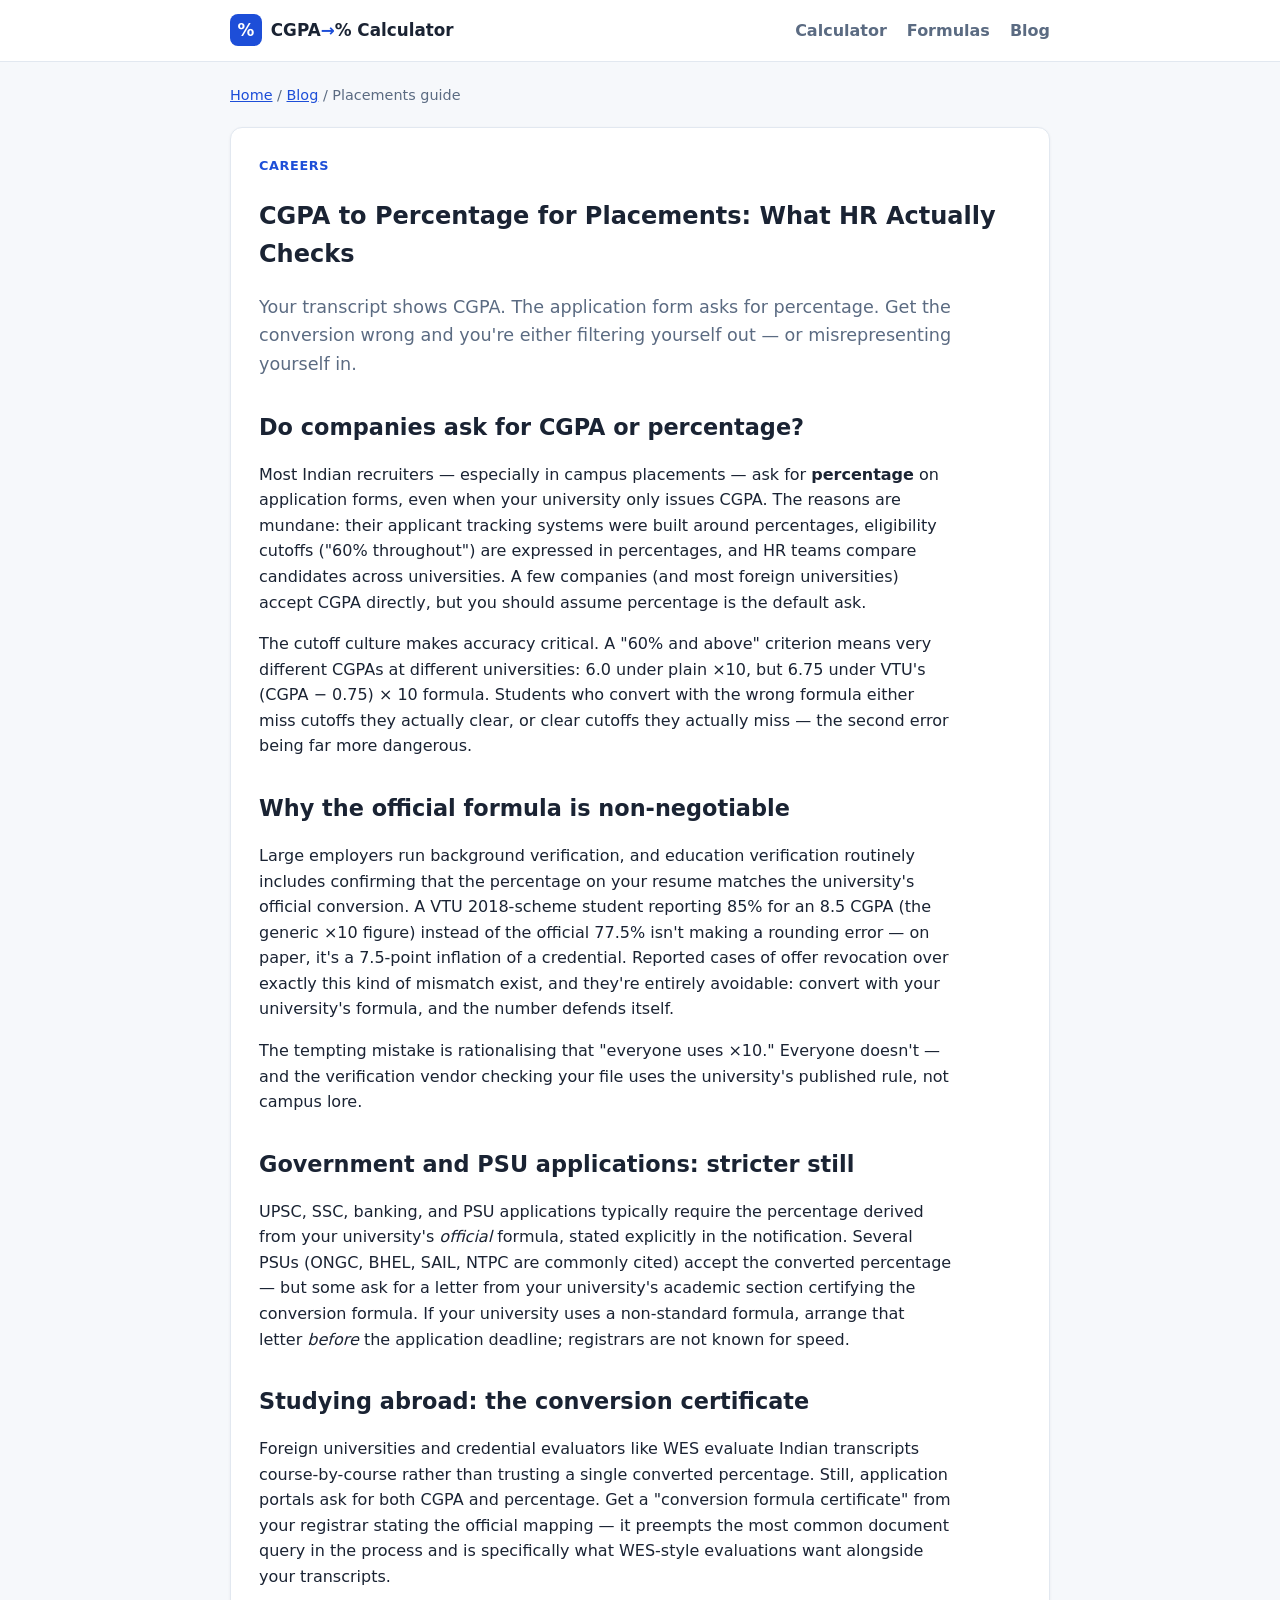
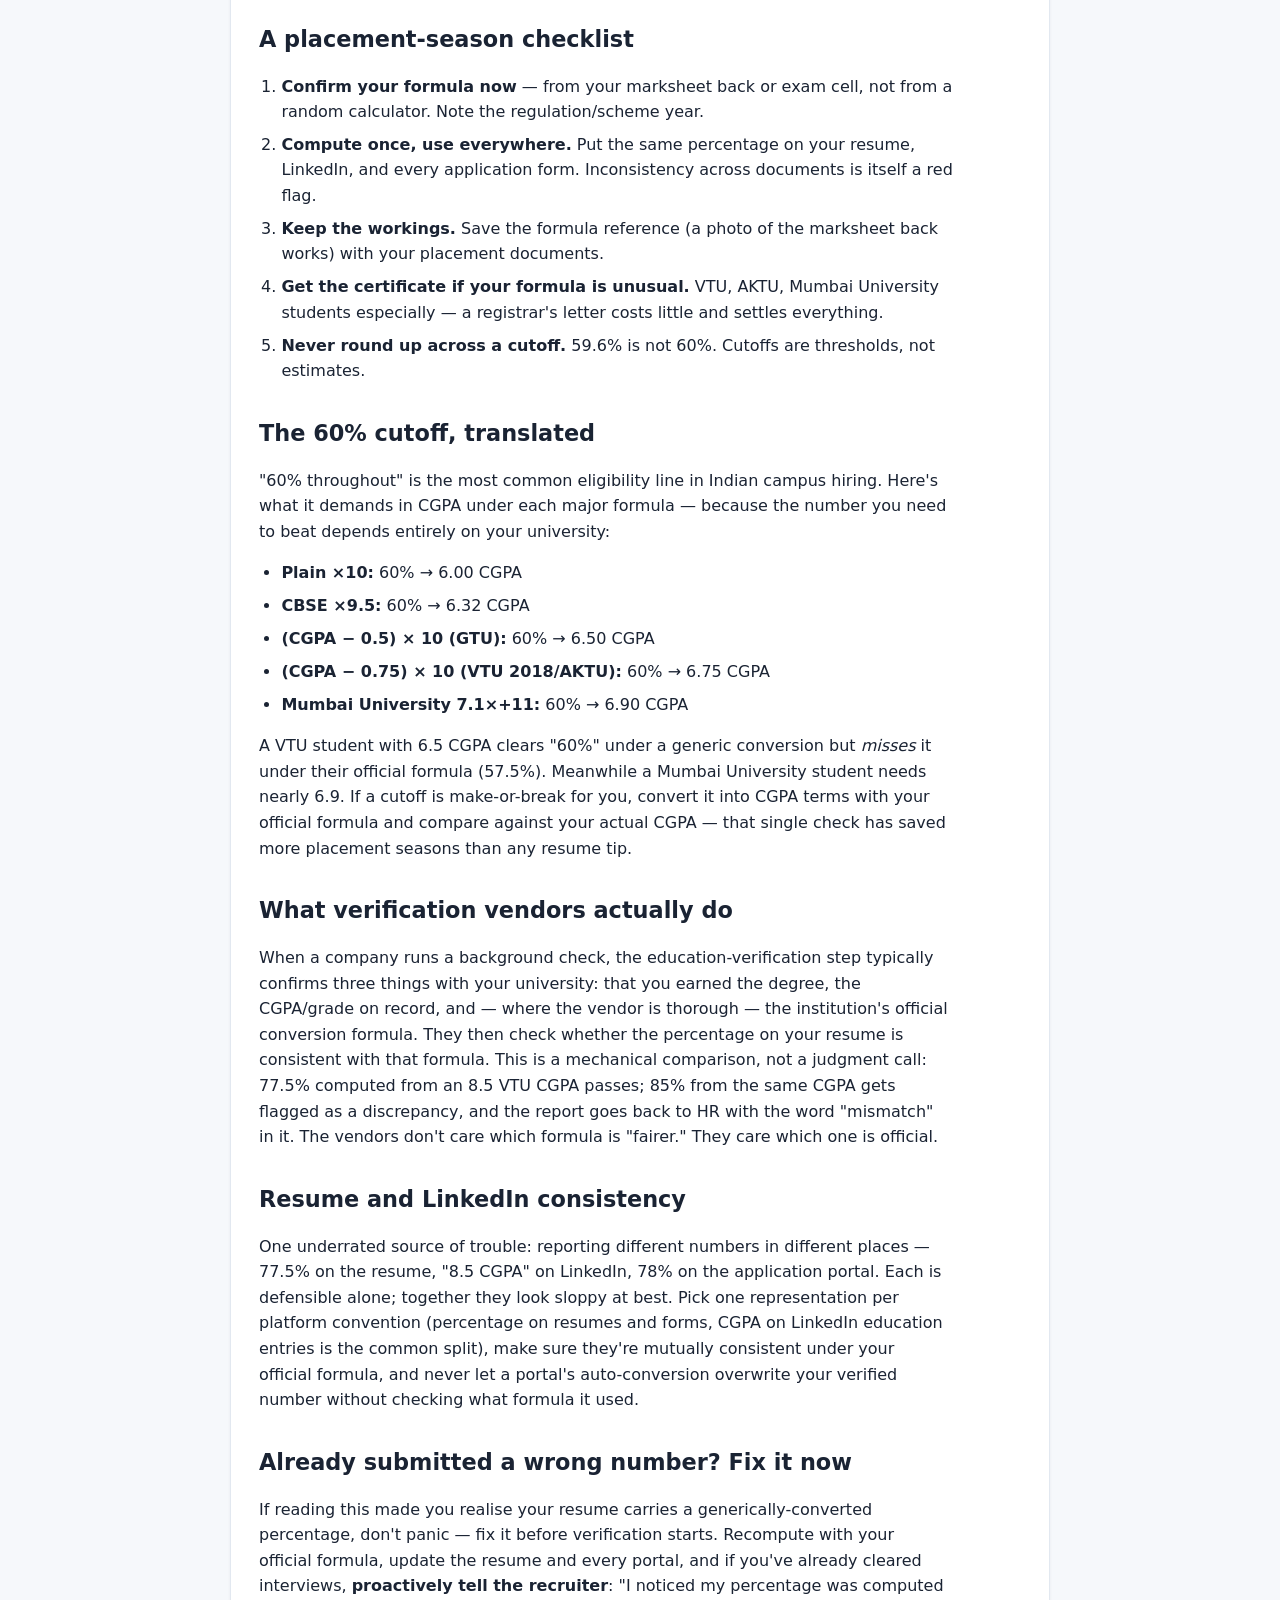
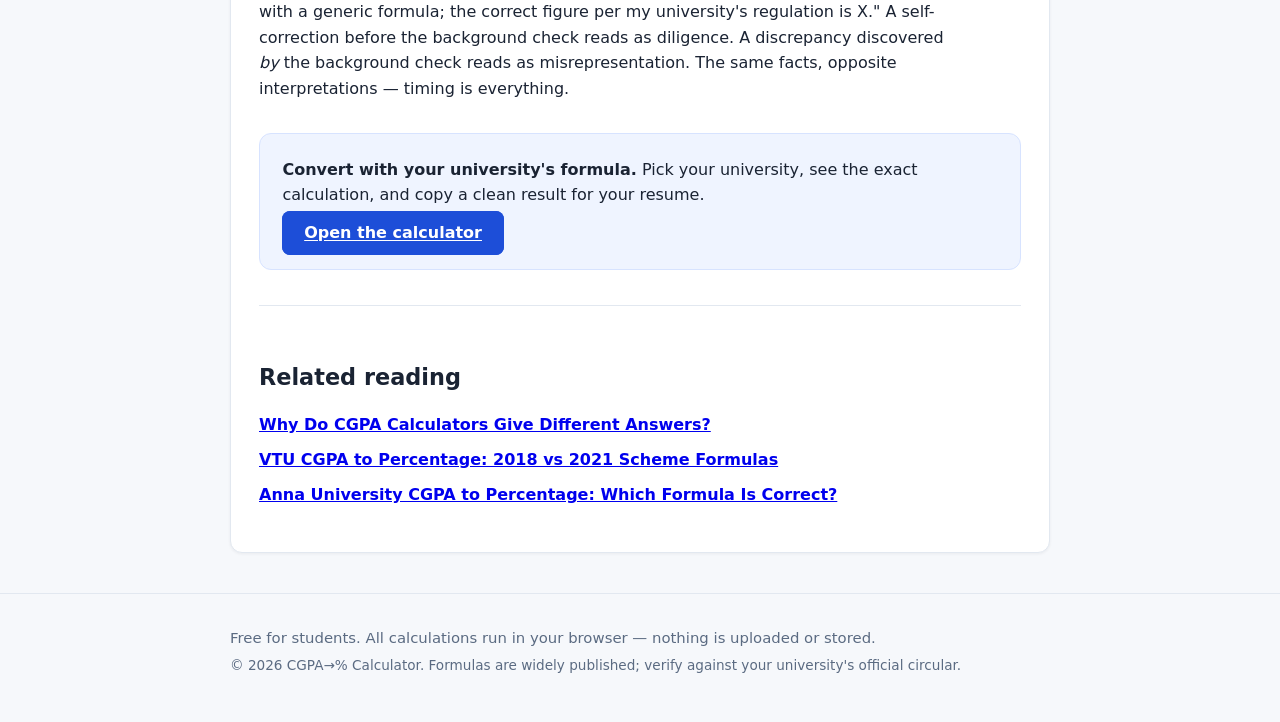
<file: blog/cgpa-to-percentage-for-placements.html>
<!DOCTYPE html>
<html lang="en">
<head>
<meta charset="utf-8">
<meta name="viewport" content="width=device-width, initial-scale=1">
<title>CGPA to Percentage for Placements: What HR Actually Checks | CGPA→% Calculator</title>
<meta name="description" content="Do companies want CGPA or percentage? Why the number on your resume must match your university's official formula — and the paperwork that protects you during verification.">
<link rel="canonical" href="https://pratham.cv/blog/cgpa-to-percentage-for-placements.html">
<link rel="icon" href="data:image/svg+xml,%3Csvg xmlns='http://www.w3.org/2000/svg' viewBox='0 0 64 64'%3E%3Crect width='64' height='64' rx='14' fill='%231d4ed8'/%3E%3Ctext x='32' y='45' font-size='36' text-anchor='middle' fill='white' font-family='system-ui' font-weight='bold'%3E%25%3C/text%3E%3C/svg%3E">
<meta property="og:type" content="article">
<meta property="og:site_name" content="CGPA to Percentage Calculator">
<meta property="og:title" content="CGPA to Percentage for Placements: What HR Actually Checks">
<meta property="og:description" content="Do companies want CGPA or percentage? Why your resume number must match your university's official formula — and the paperwork that protects you.">
<meta property="og:url" content="https://pratham.cv/blog/cgpa-to-percentage-for-placements.html">
<meta name="twitter:card" content="summary">
<meta name="twitter:title" content="CGPA to Percentage for Placements: What HR Actually Checks">
<meta name="twitter:description" content="Do companies want CGPA or percentage? What HR and verification vendors actually check.">
<script type="application/ld+json">
{
  "@context": "https://schema.org",
  "@type": "BlogPosting",
  "headline": "CGPA to Percentage for Placements: What HR Actually Checks",
  "description": "Do companies want CGPA or percentage? Why the number on your resume must match your university's official formula — and the paperwork that protects you during verification.",
  "datePublished": "2026-10-04",
  "dateModified": "2026-10-04",
  "author": { "@type": "Organization", "name": "CGPA to Percentage Calculator" },
  "publisher": { "@type": "Organization", "name": "CGPA to Percentage Calculator" },
  "mainEntityOfPage": { "@type": "WebPage", "@id": "https://pratham.cv/blog/cgpa-to-percentage-for-placements.html" }
}
</script>
<link rel="stylesheet" href="../styles.css">
</head>
<body>
<a class="skip-link" href="#article">Skip to article</a>

<header class="site-header">
  <div class="wrap header-inner">
    <a class="brand" href="../index.html" aria-label="CGPA to Percentage Calculator — home">
      <span class="brand-mark" aria-hidden="true">%</span>
      <span class="brand-text">CGPA<span class="brand-arrow">→</span>% Calculator</span>
    </a>
    <nav aria-label="Primary">
      <a href="../index.html#tool">Calculator</a>
      <a href="../index.html#formulas">Formulas</a>
      <a href="index.html">Blog</a>
    </nav>
  </div>
</header>

<main class="wrap">
  <p class="breadcrumb"><a href="../index.html">Home</a> / <a href="index.html">Blog</a> / Placements guide</p>
  <article id="article" class="card prose" aria-labelledby="post-title">
    <p class="kicker">Careers</p>
    <h1 id="post-title">CGPA to Percentage for Placements: What HR Actually Checks</h1>
    <p class="lede">Your transcript shows CGPA. The application form asks for percentage. Get the conversion wrong and you're either filtering yourself out — or misrepresenting yourself in.</p>

    <h2>Do companies ask for CGPA or percentage?</h2>
    <p>Most Indian recruiters — especially in campus placements — ask for <strong>percentage</strong> on application forms, even when your university only issues CGPA. The reasons are mundane: their applicant tracking systems were built around percentages, eligibility cutoffs ("60% throughout") are expressed in percentages, and HR teams compare candidates across universities. A few companies (and most foreign universities) accept CGPA directly, but you should assume percentage is the default ask.</p>
    <p>The cutoff culture makes accuracy critical. A "60% and above" criterion means very different CGPAs at different universities: 6.0 under plain ×10, but 6.75 under VTU's (CGPA − 0.75) × 10 formula. Students who convert with the wrong formula either miss cutoffs they actually clear, or clear cutoffs they actually miss — the second error being far more dangerous.</p>

    <h2>Why the official formula is non-negotiable</h2>
    <p>Large employers run background verification, and education verification routinely includes confirming that the percentage on your resume matches the university's official conversion. A VTU 2018-scheme student reporting 85% for an 8.5 CGPA (the generic ×10 figure) instead of the official 77.5% isn't making a rounding error — on paper, it's a 7.5-point inflation of a credential. Reported cases of offer revocation over exactly this kind of mismatch exist, and they're entirely avoidable: convert with your university's formula, and the number defends itself.</p>
    <p>The tempting mistake is rationalising that "everyone uses ×10." Everyone doesn't — and the verification vendor checking your file uses the university's published rule, not campus lore.</p>

    <h2>Government and PSU applications: stricter still</h2>
    <p>UPSC, SSC, banking, and PSU applications typically require the percentage derived from your university's <em>official</em> formula, stated explicitly in the notification. Several PSUs (ONGC, BHEL, SAIL, NTPC are commonly cited) accept the converted percentage — but some ask for a letter from your university's academic section certifying the conversion formula. If your university uses a non-standard formula, arrange that letter <em>before</em> the application deadline; registrars are not known for speed.</p>

    <h2>Studying abroad: the conversion certificate</h2>
    <p>Foreign universities and credential evaluators like WES evaluate Indian transcripts course-by-course rather than trusting a single converted percentage. Still, application portals ask for both CGPA and percentage. Get a "conversion formula certificate" from your registrar stating the official mapping — it preempts the most common document query in the process and is specifically what WES-style evaluations want alongside your transcripts.</p>

    <h2>A placement-season checklist</h2>
    <ol>
      <li><strong>Confirm your formula now</strong> — from your marksheet back or exam cell, not from a random calculator. Note the regulation/scheme year.</li>
      <li><strong>Compute once, use everywhere.</strong> Put the same percentage on your resume, LinkedIn, and every application form. Inconsistency across documents is itself a red flag.</li>
      <li><strong>Keep the workings.</strong> Save the formula reference (a photo of the marksheet back works) with your placement documents.</li>
      <li><strong>Get the certificate if your formula is unusual.</strong> VTU, AKTU, Mumbai University students especially — a registrar's letter costs little and settles everything.</li>
      <li><strong>Never round up across a cutoff.</strong> 59.6% is not 60%. Cutoffs are thresholds, not estimates.</li>
    </ol>

    <h2>The 60% cutoff, translated</h2>
    <p>"60% throughout" is the most common eligibility line in Indian campus hiring. Here's what it demands in CGPA under each major formula — because the number you need to beat depends entirely on your university:</p>
    <ul>
      <li><strong>Plain ×10:</strong> 60% → 6.00 CGPA</li>
      <li><strong>CBSE ×9.5:</strong> 60% → 6.32 CGPA</li>
      <li><strong>(CGPA − 0.5) × 10 (GTU):</strong> 60% → 6.50 CGPA</li>
      <li><strong>(CGPA − 0.75) × 10 (VTU 2018/AKTU):</strong> 60% → 6.75 CGPA</li>
      <li><strong>Mumbai University 7.1×+11:</strong> 60% → 6.90 CGPA</li>
    </ul>
    <p>A VTU student with 6.5 CGPA clears "60%" under a generic conversion but <em>misses</em> it under their official formula (57.5%). Meanwhile a Mumbai University student needs nearly 6.9. If a cutoff is make-or-break for you, convert it into CGPA terms with your official formula and compare against your actual CGPA — that single check has saved more placement seasons than any resume tip.</p>

    <h2>What verification vendors actually do</h2>
    <p>When a company runs a background check, the education-verification step typically confirms three things with your university: that you earned the degree, the CGPA/grade on record, and — where the vendor is thorough — the institution's official conversion formula. They then check whether the percentage on your resume is consistent with that formula. This is a mechanical comparison, not a judgment call: 77.5% computed from an 8.5 VTU CGPA passes; 85% from the same CGPA gets flagged as a discrepancy, and the report goes back to HR with the word "mismatch" in it. The vendors don't care which formula is "fairer." They care which one is official.</p>

    <h2>Resume and LinkedIn consistency</h2>
    <p>One underrated source of trouble: reporting different numbers in different places — 77.5% on the resume, "8.5 CGPA" on LinkedIn, 78% on the application portal. Each is defensible alone; together they look sloppy at best. Pick one representation per platform convention (percentage on resumes and forms, CGPA on LinkedIn education entries is the common split), make sure they're mutually consistent under your official formula, and never let a portal's auto-conversion overwrite your verified number without checking what formula it used.</p>

    <h2>Already submitted a wrong number? Fix it now</h2>
    <p>If reading this made you realise your resume carries a generically-converted percentage, don't panic — fix it before verification starts. Recompute with your official formula, update the resume and every portal, and if you've already cleared interviews, <strong>proactively tell the recruiter</strong>: "I noticed my percentage was computed with a generic formula; the correct figure per my university's regulation is X." A self-correction before the background check reads as diligence. A discrepancy discovered <em>by</em> the background check reads as misrepresentation. The same facts, opposite interpretations — timing is everything.</p>

    <aside class="cta-box" aria-label="Try the calculator">
      <p><strong>Convert with your university's formula.</strong> Pick your university, see the exact calculation, and copy a clean result for your resume.</p>
      <a class="btn primary" href="../index.html#tool">Open the calculator</a>
    </aside>

    <section class="related" aria-labelledby="related-heading">
      <h2 id="related-heading">Related reading</h2>
      <ul>
        <li><a href="why-cgpa-calculators-give-different-answers.html">Why Do CGPA Calculators Give Different Answers?</a></li>
        <li><a href="vtu-cgpa-to-percentage-schemes.html">VTU CGPA to Percentage: 2018 vs 2021 Scheme Formulas</a></li>
        <li><a href="anna-university-cgpa-to-percentage.html">Anna University CGPA to Percentage: Which Formula Is Correct?</a></li>
      </ul>
    </section>
  </article>
</main>

<footer class="site-footer">
  <div class="wrap">
    <p>Free for students. All calculations run in your browser — nothing is uploaded or stored.</p>
    <p class="fine">© 2026 CGPA→% Calculator. Formulas are widely published; verify against your university's official circular.</p>
  </div>
</footer>
</body>
</html>
</file>
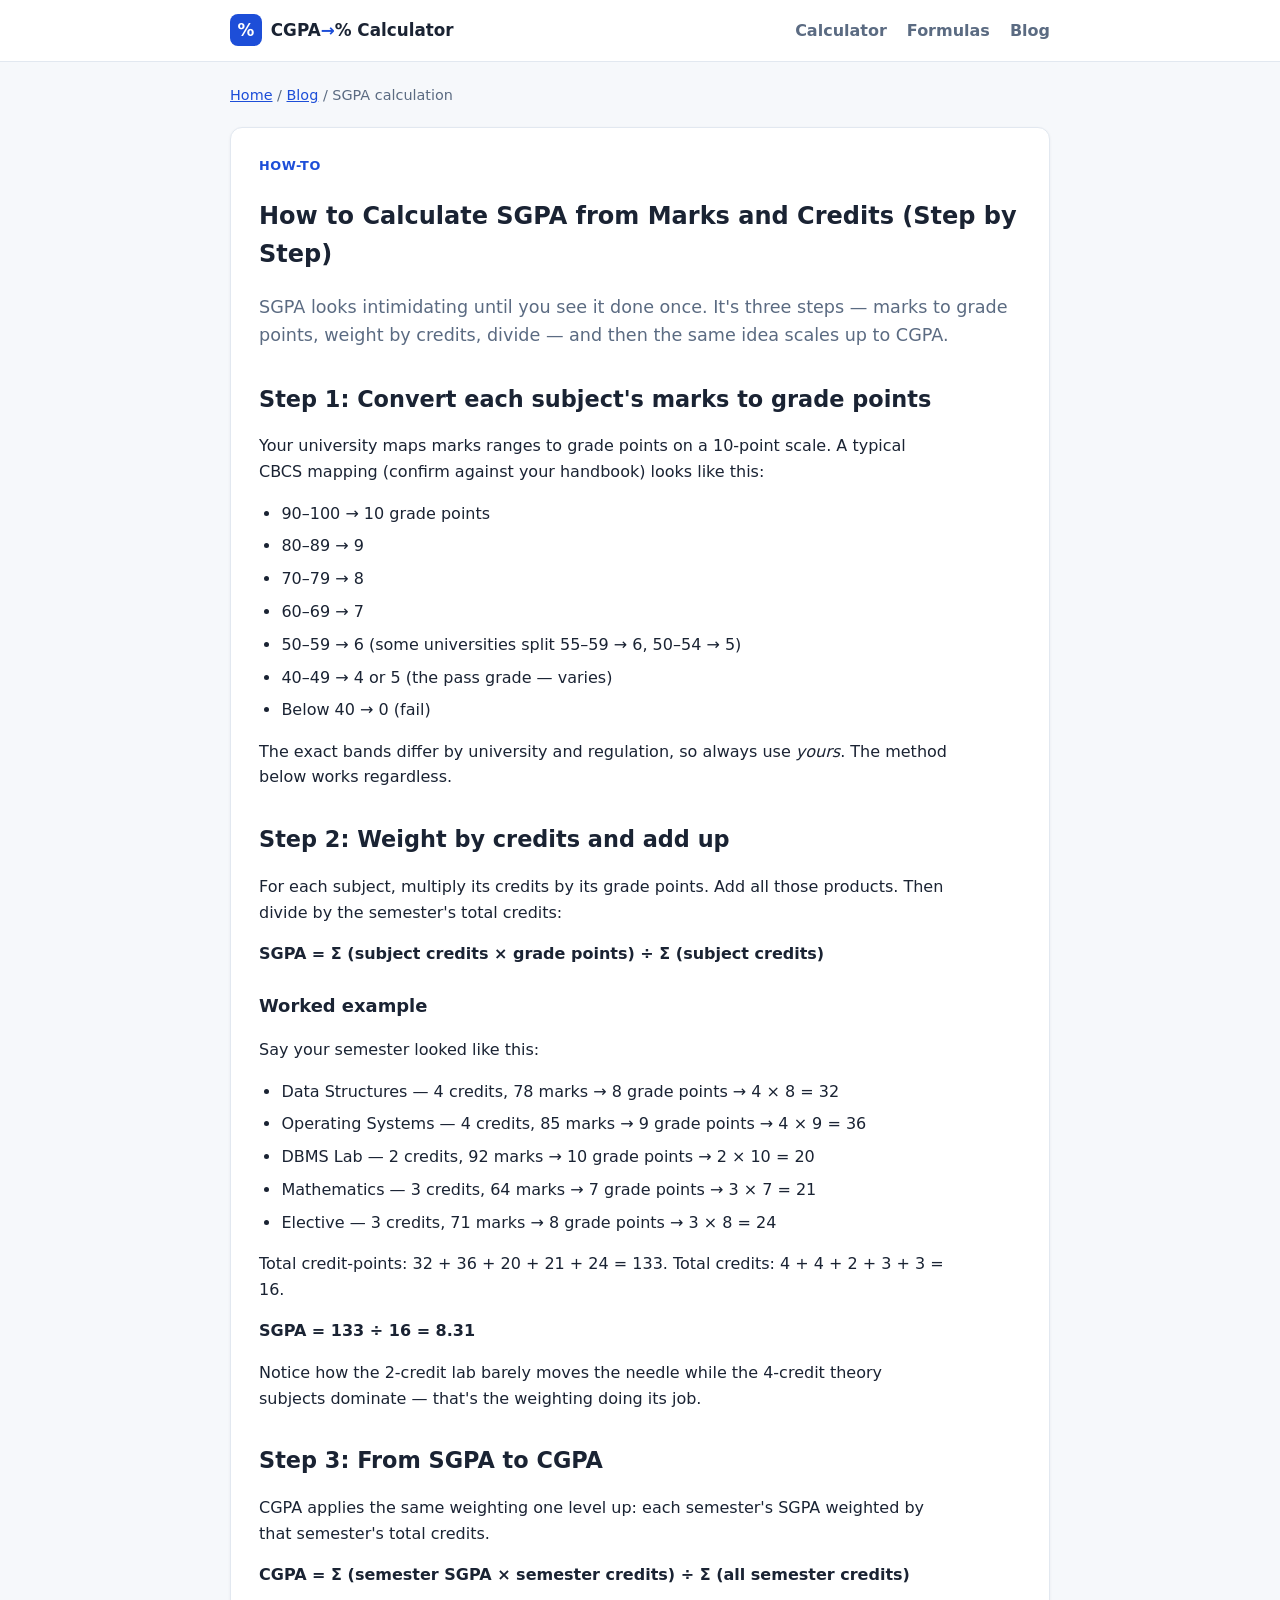
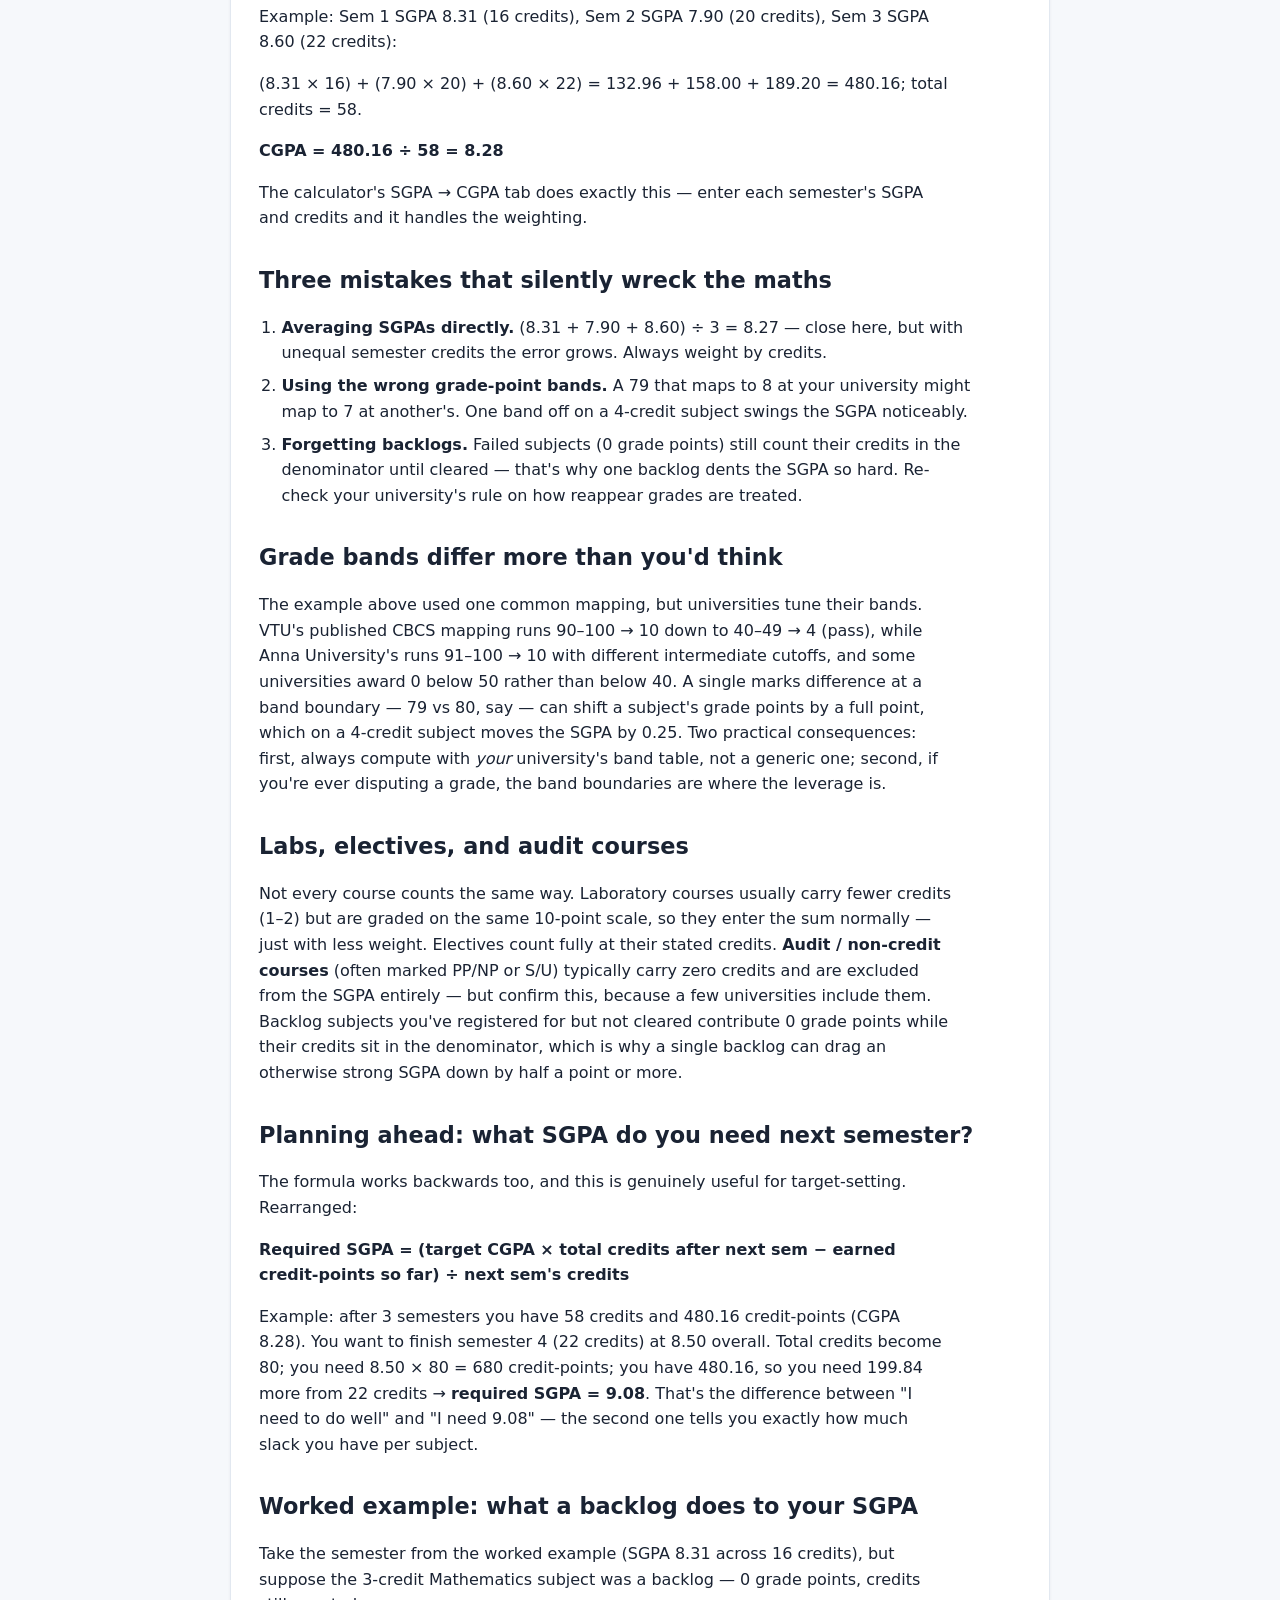
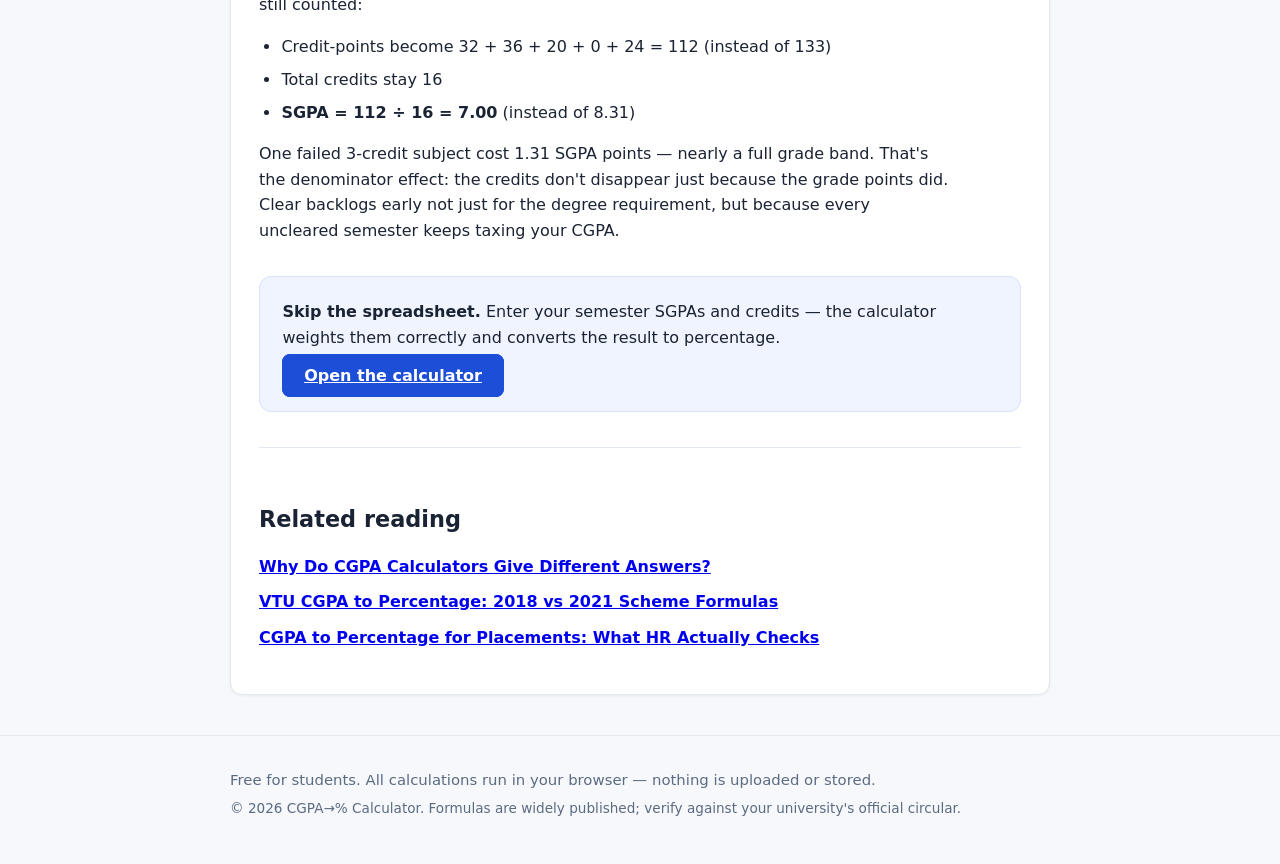
<file: blog/how-to-calculate-sgpa-from-marks.html>
<!DOCTYPE html>
<html lang="en">
<head>
<meta charset="utf-8">
<meta name="viewport" content="width=device-width, initial-scale=1">
<title>How to Calculate SGPA from Marks and Credits (Step by Step) | CGPA→% Calculator</title>
<meta name="description" content="From subject marks to grade points to SGPA to CGPA — the complete calculation chain with a worked example, plus the mistakes that silently wreck the maths.">
<link rel="canonical" href="https://pratham.cv/blog/how-to-calculate-sgpa-from-marks.html">
<link rel="icon" href="data:image/svg+xml,%3Csvg xmlns='http://www.w3.org/2000/svg' viewBox='0 0 64 64'%3E%3Crect width='64' height='64' rx='14' fill='%231d4ed8'/%3E%3Ctext x='32' y='45' font-size='36' text-anchor='middle' fill='white' font-family='system-ui' font-weight='bold'%3E%25%3C/text%3E%3C/svg%3E">
<meta property="og:type" content="article">
<meta property="og:site_name" content="CGPA to Percentage Calculator">
<meta property="og:title" content="How to Calculate SGPA from Marks and Credits (Step by Step)">
<meta property="og:description" content="From subject marks to grade points to SGPA to CGPA — the complete chain with a worked example and the mistakes that wreck the maths.">
<meta property="og:url" content="https://pratham.cv/blog/how-to-calculate-sgpa-from-marks.html">
<meta name="twitter:card" content="summary">
<meta name="twitter:title" content="How to Calculate SGPA from Marks and Credits">
<meta name="twitter:description" content="Marks → grade points → SGPA → CGPA, step by step with a worked example.">
<script type="application/ld+json">
{
  "@context": "https://schema.org",
  "@type": "BlogPosting",
  "headline": "How to Calculate SGPA from Marks and Credits (Step by Step)",
  "description": "From subject marks to grade points to SGPA to CGPA — the complete calculation chain with a worked example, plus the mistakes that silently wreck the maths.",
  "datePublished": "2026-10-04",
  "dateModified": "2026-10-04",
  "author": { "@type": "Organization", "name": "CGPA to Percentage Calculator" },
  "publisher": { "@type": "Organization", "name": "CGPA to Percentage Calculator" },
  "mainEntityOfPage": { "@type": "WebPage", "@id": "https://pratham.cv/blog/how-to-calculate-sgpa-from-marks.html" }
}
</script>
<link rel="stylesheet" href="../styles.css">
</head>
<body>
<a class="skip-link" href="#article">Skip to article</a>

<header class="site-header">
  <div class="wrap header-inner">
    <a class="brand" href="../index.html" aria-label="CGPA to Percentage Calculator — home">
      <span class="brand-mark" aria-hidden="true">%</span>
      <span class="brand-text">CGPA<span class="brand-arrow">→</span>% Calculator</span>
    </a>
    <nav aria-label="Primary">
      <a href="../index.html#tool">Calculator</a>
      <a href="../index.html#formulas">Formulas</a>
      <a href="index.html">Blog</a>
    </nav>
  </div>
</header>

<main class="wrap">
  <p class="breadcrumb"><a href="../index.html">Home</a> / <a href="index.html">Blog</a> / SGPA calculation</p>
  <article id="article" class="card prose" aria-labelledby="post-title">
    <p class="kicker">How-to</p>
    <h1 id="post-title">How to Calculate SGPA from Marks and Credits (Step by Step)</h1>
    <p class="lede">SGPA looks intimidating until you see it done once. It's three steps — marks to grade points, weight by credits, divide — and then the same idea scales up to CGPA.</p>

    <h2>Step 1: Convert each subject's marks to grade points</h2>
    <p>Your university maps marks ranges to grade points on a 10-point scale. A typical CBCS mapping (confirm against your handbook) looks like this:</p>
    <ul>
      <li>90–100 → 10 grade points</li>
      <li>80–89 → 9</li>
      <li>70–79 → 8</li>
      <li>60–69 → 7</li>
      <li>50–59 → 6 (some universities split 55–59 → 6, 50–54 → 5)</li>
      <li>40–49 → 4 or 5 (the pass grade — varies)</li>
      <li>Below 40 → 0 (fail)</li>
    </ul>
    <p>The exact bands differ by university and regulation, so always use <em>yours</em>. The method below works regardless.</p>

    <h2>Step 2: Weight by credits and add up</h2>
    <p>For each subject, multiply its credits by its grade points. Add all those products. Then divide by the semester's total credits:</p>
    <p><strong>SGPA = Σ (subject credits × grade points) ÷ Σ (subject credits)</strong></p>
    <h3>Worked example</h3>
    <p>Say your semester looked like this:</p>
    <ul>
      <li>Data Structures — 4 credits, 78 marks → 8 grade points → 4 × 8 = 32</li>
      <li>Operating Systems — 4 credits, 85 marks → 9 grade points → 4 × 9 = 36</li>
      <li>DBMS Lab — 2 credits, 92 marks → 10 grade points → 2 × 10 = 20</li>
      <li>Mathematics — 3 credits, 64 marks → 7 grade points → 3 × 7 = 21</li>
      <li>Elective — 3 credits, 71 marks → 8 grade points → 3 × 8 = 24</li>
    </ul>
    <p>Total credit-points: 32 + 36 + 20 + 21 + 24 = 133. Total credits: 4 + 4 + 2 + 3 + 3 = 16.</p>
    <p><strong>SGPA = 133 ÷ 16 = 8.31</strong></p>
    <p>Notice how the 2-credit lab barely moves the needle while the 4-credit theory subjects dominate — that's the weighting doing its job.</p>

    <h2>Step 3: From SGPA to CGPA</h2>
    <p>CGPA applies the same weighting one level up: each semester's SGPA weighted by that semester's total credits.</p>
    <p><strong>CGPA = Σ (semester SGPA × semester credits) ÷ Σ (all semester credits)</strong></p>
    <p>Example: Sem 1 SGPA 8.31 (16 credits), Sem 2 SGPA 7.90 (20 credits), Sem 3 SGPA 8.60 (22 credits):</p>
    <p>(8.31 × 16) + (7.90 × 20) + (8.60 × 22) = 132.96 + 158.00 + 189.20 = 480.16; total credits = 58.</p>
    <p><strong>CGPA = 480.16 ÷ 58 = 8.28</strong></p>
    <p>The calculator's SGPA → CGPA tab does exactly this — enter each semester's SGPA and credits and it handles the weighting.</p>

    <h2>Three mistakes that silently wreck the maths</h2>
    <ol>
      <li><strong>Averaging SGPAs directly.</strong> (8.31 + 7.90 + 8.60) ÷ 3 = 8.27 — close here, but with unequal semester credits the error grows. Always weight by credits.</li>
      <li><strong>Using the wrong grade-point bands.</strong> A 79 that maps to 8 at your university might map to 7 at another's. One band off on a 4-credit subject swings the SGPA noticeably.</li>
      <li><strong>Forgetting backlogs.</strong> Failed subjects (0 grade points) still count their credits in the denominator until cleared — that's why one backlog dents the SGPA so hard. Re-check your university's rule on how reappear grades are treated.</li>
    </ol>

    <h2>Grade bands differ more than you'd think</h2>
    <p>The example above used one common mapping, but universities tune their bands. VTU's published CBCS mapping runs 90–100 → 10 down to 40–49 → 4 (pass), while Anna University's runs 91–100 → 10 with different intermediate cutoffs, and some universities award 0 below 50 rather than below 40. A single marks difference at a band boundary — 79 vs 80, say — can shift a subject's grade points by a full point, which on a 4-credit subject moves the SGPA by 0.25. Two practical consequences: first, always compute with <em>your</em> university's band table, not a generic one; second, if you're ever disputing a grade, the band boundaries are where the leverage is.</p>

    <h2>Labs, electives, and audit courses</h2>
    <p>Not every course counts the same way. Laboratory courses usually carry fewer credits (1–2) but are graded on the same 10-point scale, so they enter the sum normally — just with less weight. Electives count fully at their stated credits. <strong>Audit / non-credit courses</strong> (often marked PP/NP or S/U) typically carry zero credits and are excluded from the SGPA entirely — but confirm this, because a few universities include them. Backlog subjects you've registered for but not cleared contribute 0 grade points while their credits sit in the denominator, which is why a single backlog can drag an otherwise strong SGPA down by half a point or more.</p>

    <h2>Planning ahead: what SGPA do you need next semester?</h2>
    <p>The formula works backwards too, and this is genuinely useful for target-setting. Rearranged:</p>
    <p><strong>Required SGPA = (target CGPA × total credits after next sem − earned credit-points so far) ÷ next sem's credits</strong></p>
    <p>Example: after 3 semesters you have 58 credits and 480.16 credit-points (CGPA 8.28). You want to finish semester 4 (22 credits) at 8.50 overall. Total credits become 80; you need 8.50 × 80 = 680 credit-points; you have 480.16, so you need 199.84 more from 22 credits → <strong>required SGPA = 9.08</strong>. That's the difference between "I need to do well" and "I need 9.08" — the second one tells you exactly how much slack you have per subject.</p>

    <h2>Worked example: what a backlog does to your SGPA</h2>
    <p>Take the semester from the worked example (SGPA 8.31 across 16 credits), but suppose the 3-credit Mathematics subject was a backlog — 0 grade points, credits still counted:</p>
    <ul>
      <li>Credit-points become 32 + 36 + 20 + 0 + 24 = 112 (instead of 133)</li>
      <li>Total credits stay 16</li>
      <li><strong>SGPA = 112 ÷ 16 = 7.00</strong> (instead of 8.31)</li>
    </ul>
    <p>One failed 3-credit subject cost 1.31 SGPA points — nearly a full grade band. That's the denominator effect: the credits don't disappear just because the grade points did. Clear backlogs early not just for the degree requirement, but because every uncleared semester keeps taxing your CGPA.</p>

    <aside class="cta-box" aria-label="Try the calculator">
      <p><strong>Skip the spreadsheet.</strong> Enter your semester SGPAs and credits — the calculator weights them correctly and converts the result to percentage.</p>
      <a class="btn primary" href="../index.html#tool">Open the calculator</a>
    </aside>

    <section class="related" aria-labelledby="related-heading">
      <h2 id="related-heading">Related reading</h2>
      <ul>
        <li><a href="why-cgpa-calculators-give-different-answers.html">Why Do CGPA Calculators Give Different Answers?</a></li>
        <li><a href="vtu-cgpa-to-percentage-schemes.html">VTU CGPA to Percentage: 2018 vs 2021 Scheme Formulas</a></li>
        <li><a href="cgpa-to-percentage-for-placements.html">CGPA to Percentage for Placements: What HR Actually Checks</a></li>
      </ul>
    </section>
  </article>
</main>

<footer class="site-footer">
  <div class="wrap">
    <p>Free for students. All calculations run in your browser — nothing is uploaded or stored.</p>
    <p class="fine">© 2026 CGPA→% Calculator. Formulas are widely published; verify against your university's official circular.</p>
  </div>
</footer>
</body>
</html>
</file>
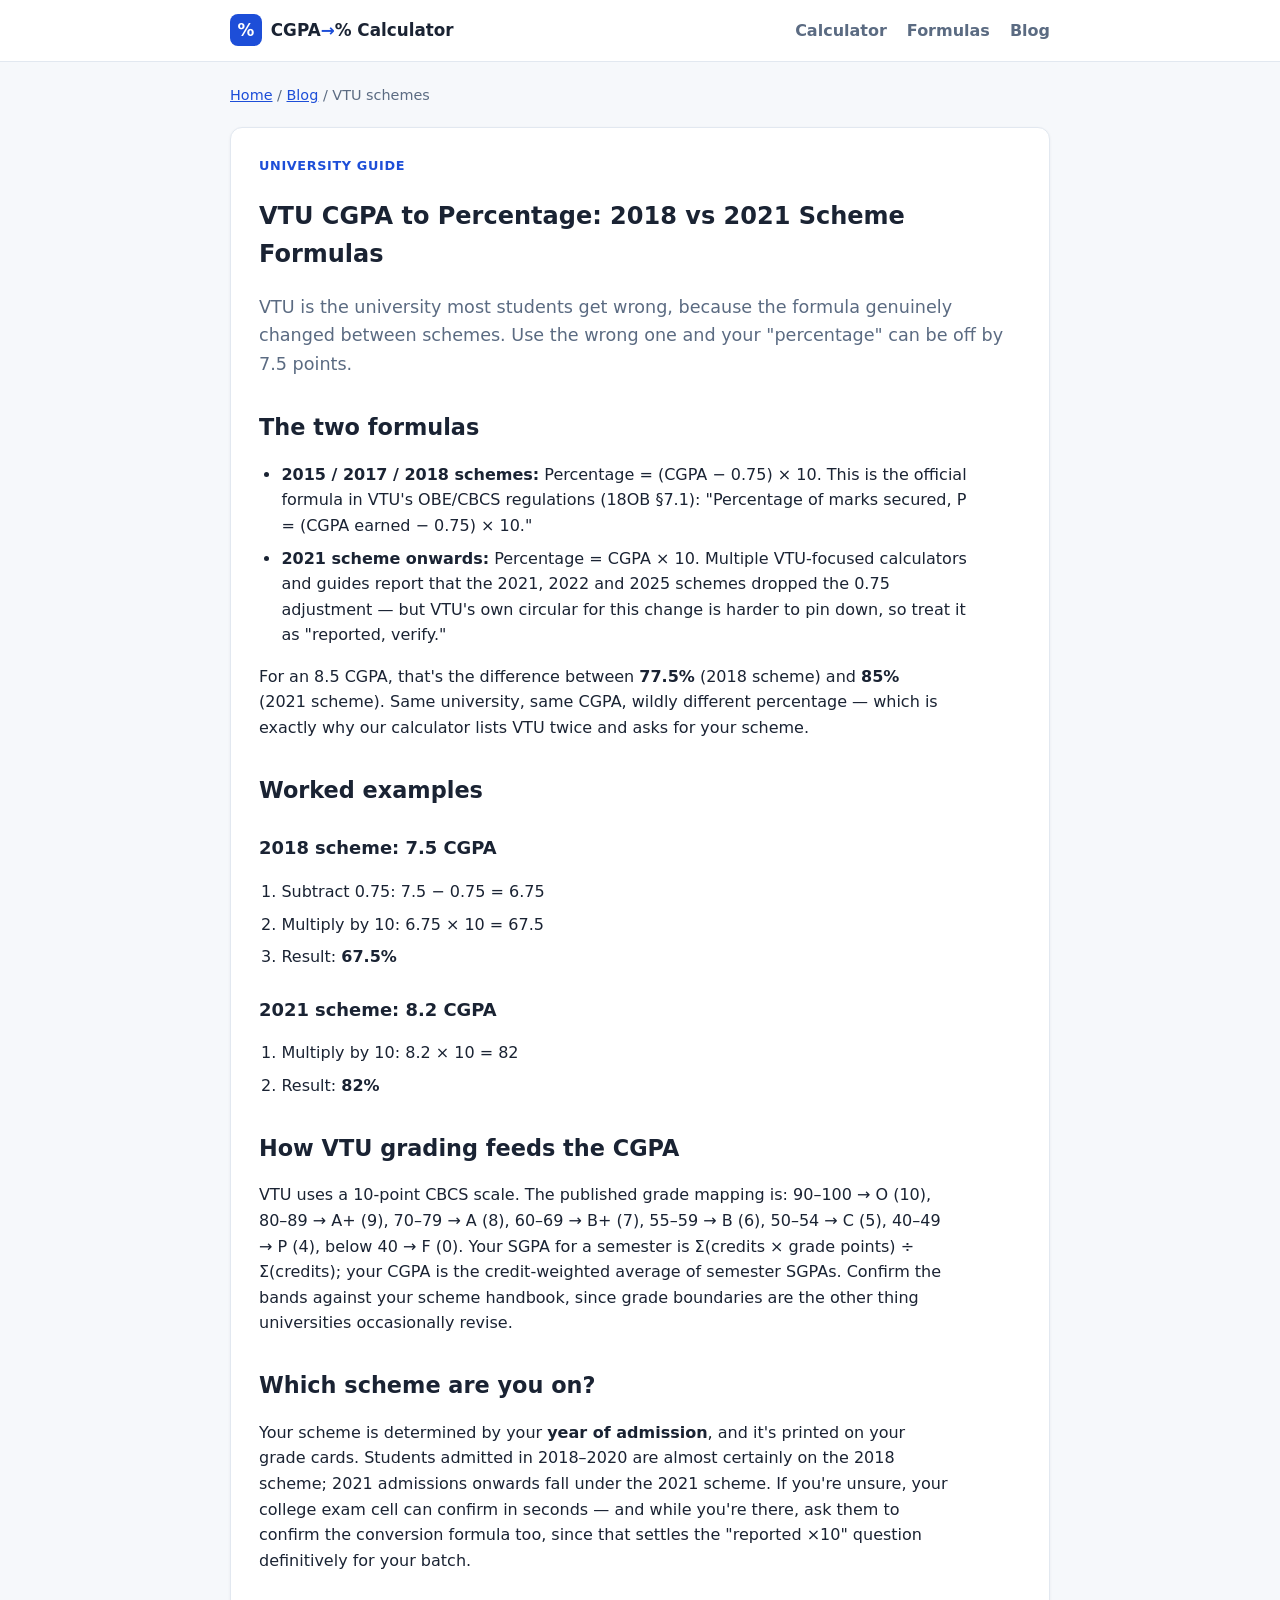
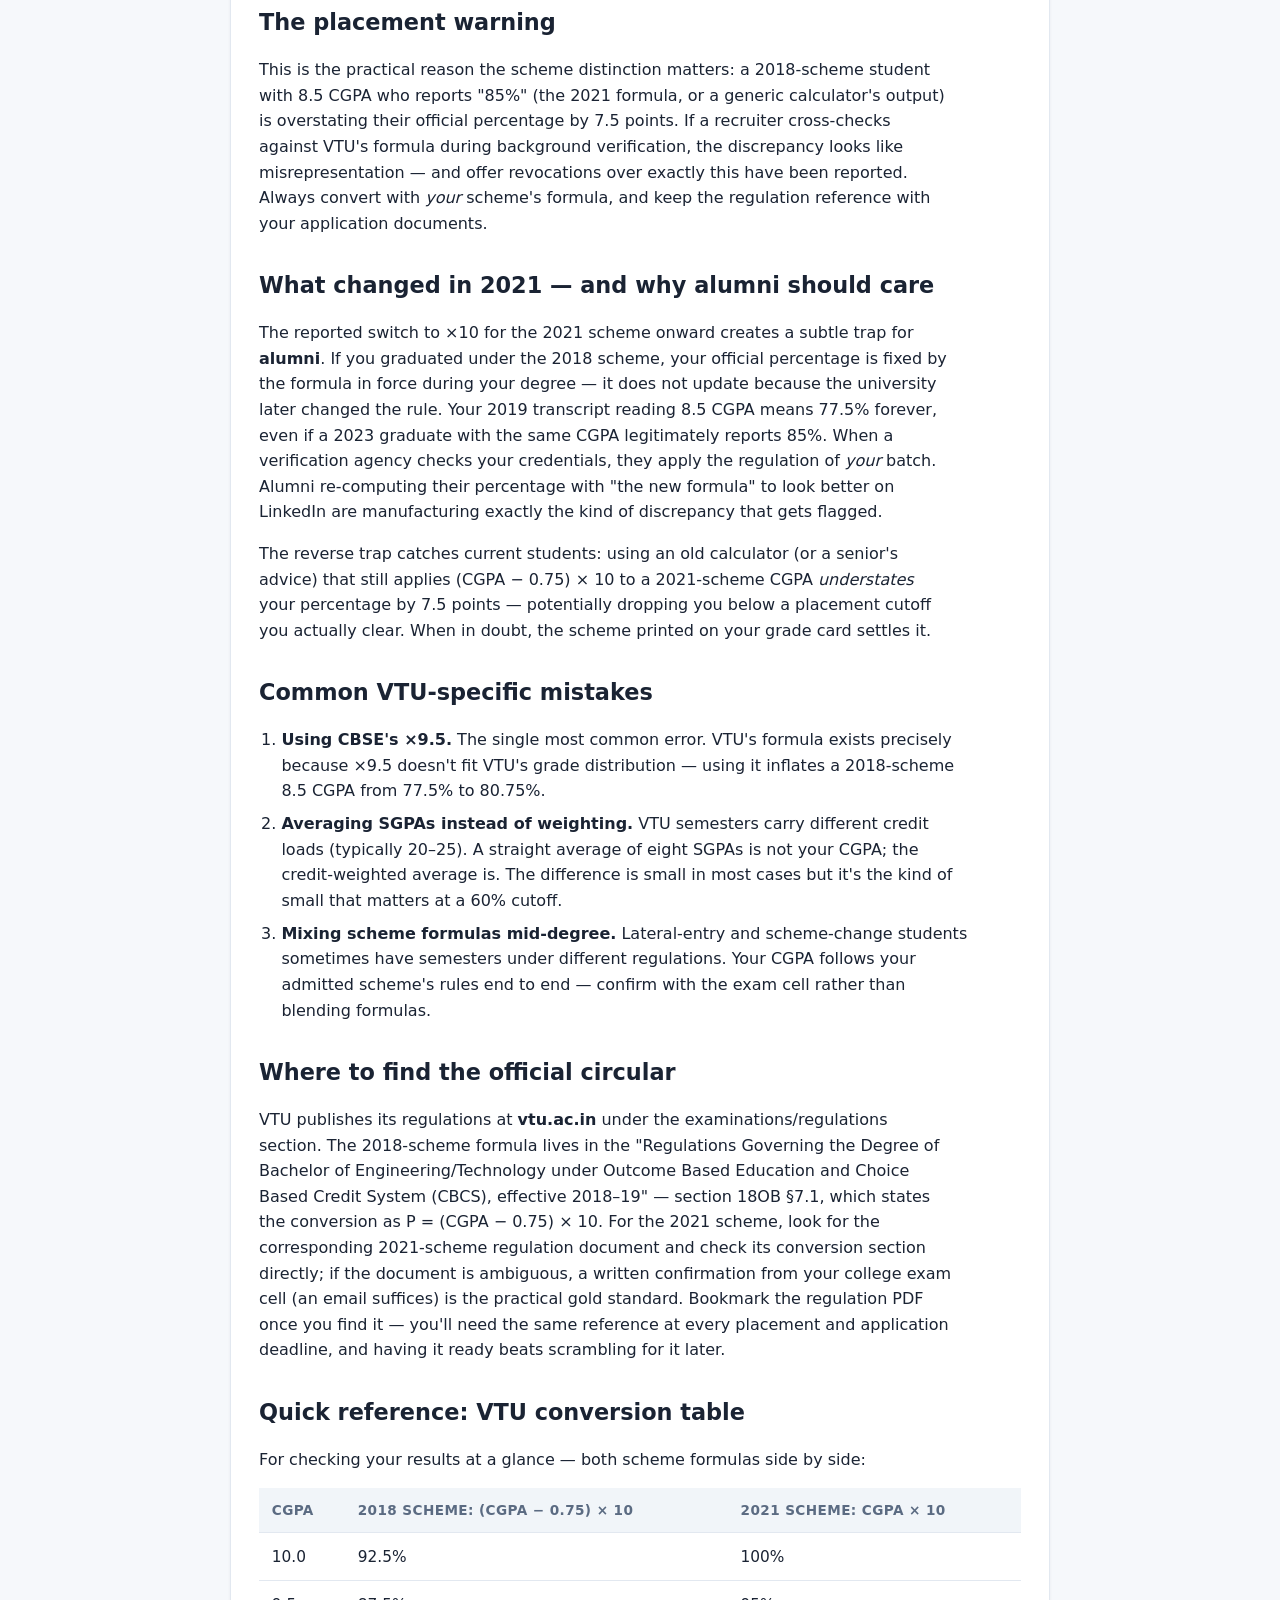
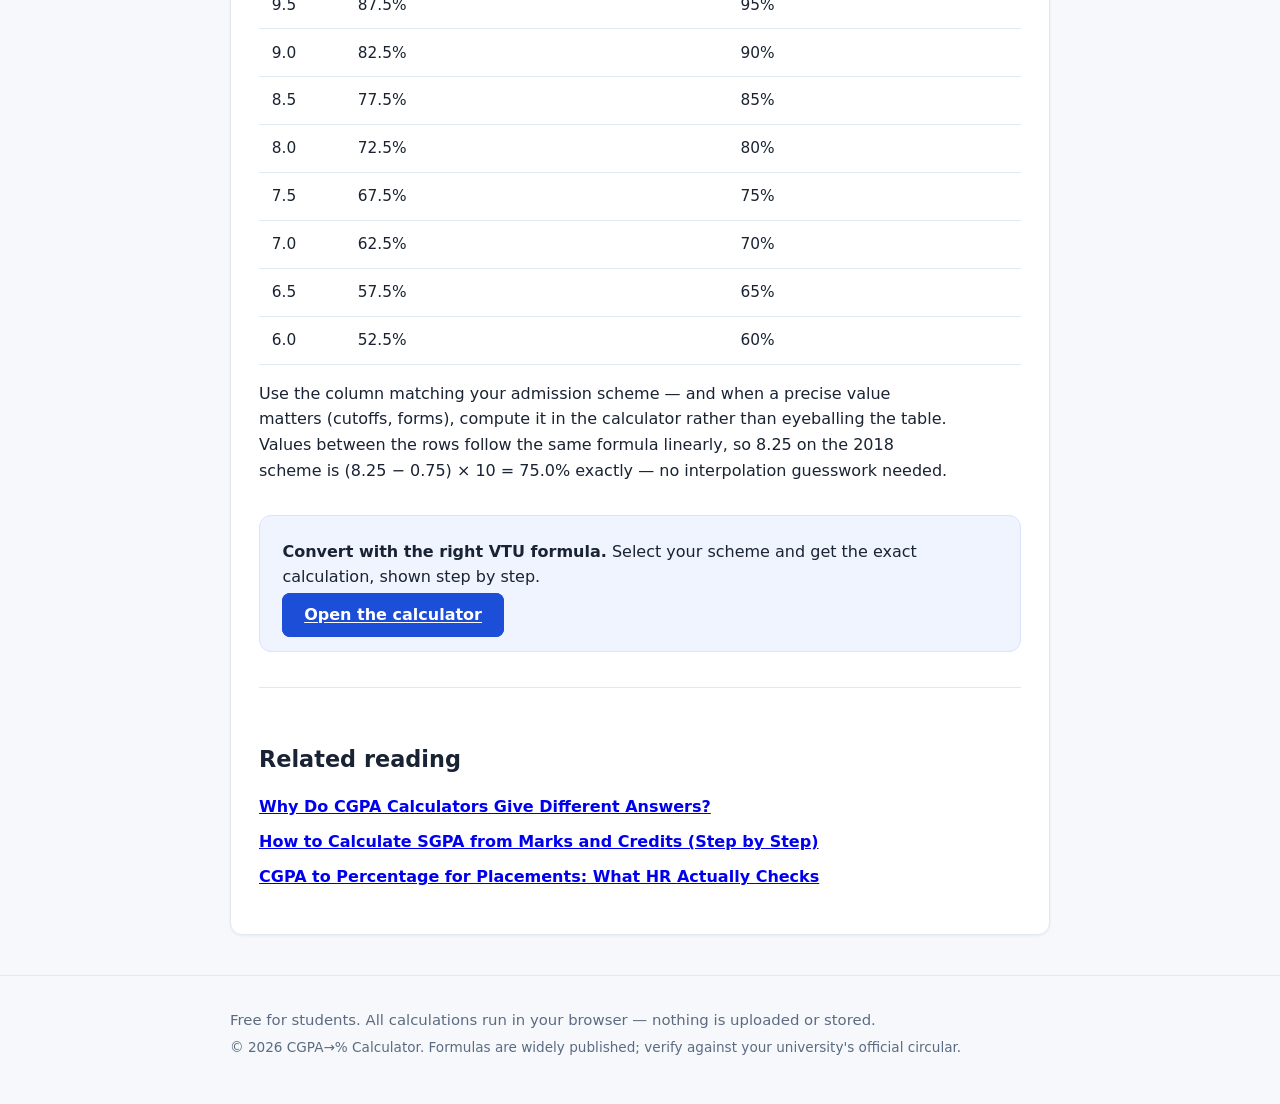
<file: blog/vtu-cgpa-to-percentage-schemes.html>
<!DOCTYPE html>
<html lang="en">
<head>
<meta charset="utf-8">
<meta name="viewport" content="width=device-width, initial-scale=1">
<title>VTU CGPA to Percentage: 2018 vs 2021 Scheme Formulas | CGPA→% Calculator</title>
<meta name="description" content="VTU changed its CGPA to percentage formula across schemes. 2018 scheme uses (CGPA − 0.75) × 10; 2021 scheme reportedly uses ×10. Which applies to your batch, with worked examples.">
<link rel="canonical" href="https://pratham.cv/blog/vtu-cgpa-to-percentage-schemes.html">
<link rel="icon" href="data:image/svg+xml,%3Csvg xmlns='http://www.w3.org/2000/svg' viewBox='0 0 64 64'%3E%3Crect width='64' height='64' rx='14' fill='%231d4ed8'/%3E%3Ctext x='32' y='45' font-size='36' text-anchor='middle' fill='white' font-family='system-ui' font-weight='bold'%3E%25%3C/text%3E%3C/svg%3E">
<meta property="og:type" content="article">
<meta property="og:site_name" content="CGPA to Percentage Calculator">
<meta property="og:title" content="VTU CGPA to Percentage: 2018 vs 2021 Scheme Formulas">
<meta property="og:description" content="VTU changed its CGPA to percentage formula across schemes. Which one applies to your batch, with worked examples and a conversion table.">
<meta property="og:url" content="https://pratham.cv/blog/vtu-cgpa-to-percentage-schemes.html">
<meta name="twitter:card" content="summary">
<meta name="twitter:title" content="VTU CGPA to Percentage: 2018 vs 2021 Scheme Formulas">
<meta name="twitter:description" content="Which VTU conversion formula applies to your batch? Worked examples and conversion table.">
<script type="application/ld+json">
{
  "@context": "https://schema.org",
  "@type": "BlogPosting",
  "headline": "VTU CGPA to Percentage: 2018 vs 2021 Scheme Formulas",
  "description": "VTU changed its CGPA to percentage formula across schemes. 2018 scheme uses (CGPA − 0.75) × 10; 2021 scheme reportedly uses ×10. Which applies to your batch, with worked examples.",
  "datePublished": "2026-10-04",
  "dateModified": "2026-10-04",
  "author": { "@type": "Organization", "name": "CGPA to Percentage Calculator" },
  "publisher": { "@type": "Organization", "name": "CGPA to Percentage Calculator" },
  "mainEntityOfPage": { "@type": "WebPage", "@id": "https://pratham.cv/blog/vtu-cgpa-to-percentage-schemes.html" }
}
</script>
<link rel="stylesheet" href="../styles.css">
</head>
<body>
<a class="skip-link" href="#article">Skip to article</a>

<header class="site-header">
  <div class="wrap header-inner">
    <a class="brand" href="../index.html" aria-label="CGPA to Percentage Calculator — home">
      <span class="brand-mark" aria-hidden="true">%</span>
      <span class="brand-text">CGPA<span class="brand-arrow">→</span>% Calculator</span>
    </a>
    <nav aria-label="Primary">
      <a href="../index.html#tool">Calculator</a>
      <a href="../index.html#formulas">Formulas</a>
      <a href="index.html">Blog</a>
    </nav>
  </div>
</header>

<main class="wrap">
  <p class="breadcrumb"><a href="../index.html">Home</a> / <a href="index.html">Blog</a> / VTU schemes</p>
  <article id="article" class="card prose" aria-labelledby="post-title">
    <p class="kicker">University guide</p>
    <h1 id="post-title">VTU CGPA to Percentage: 2018 vs 2021 Scheme Formulas</h1>
    <p class="lede">VTU is the university most students get wrong, because the formula genuinely changed between schemes. Use the wrong one and your "percentage" can be off by 7.5 points.</p>

    <h2>The two formulas</h2>
    <ul>
      <li><strong>2015 / 2017 / 2018 schemes:</strong> Percentage = (CGPA − 0.75) × 10. This is the official formula in VTU's OBE/CBCS regulations (18OB §7.1): "Percentage of marks secured, P = (CGPA earned − 0.75) × 10."</li>
      <li><strong>2021 scheme onwards:</strong> Percentage = CGPA × 10. Multiple VTU-focused calculators and guides report that the 2021, 2022 and 2025 schemes dropped the 0.75 adjustment — but VTU's own circular for this change is harder to pin down, so treat it as "reported, verify."</li>
    </ul>
    <p>For an 8.5 CGPA, that's the difference between <strong>77.5%</strong> (2018 scheme) and <strong>85%</strong> (2021 scheme). Same university, same CGPA, wildly different percentage — which is exactly why our calculator lists VTU twice and asks for your scheme.</p>

    <h2>Worked examples</h2>
    <h3>2018 scheme: 7.5 CGPA</h3>
    <ol>
      <li>Subtract 0.75: 7.5 − 0.75 = 6.75</li>
      <li>Multiply by 10: 6.75 × 10 = 67.5</li>
      <li>Result: <strong>67.5%</strong></li>
    </ol>
    <h3>2021 scheme: 8.2 CGPA</h3>
    <ol>
      <li>Multiply by 10: 8.2 × 10 = 82</li>
      <li>Result: <strong>82%</strong></li>
    </ol>

    <h2>How VTU grading feeds the CGPA</h2>
    <p>VTU uses a 10-point CBCS scale. The published grade mapping is: 90–100 → O (10), 80–89 → A+ (9), 70–79 → A (8), 60–69 → B+ (7), 55–59 → B (6), 50–54 → C (5), 40–49 → P (4), below 40 → F (0). Your SGPA for a semester is Σ(credits × grade points) ÷ Σ(credits); your CGPA is the credit-weighted average of semester SGPAs. Confirm the bands against your scheme handbook, since grade boundaries are the other thing universities occasionally revise.</p>

    <h2>Which scheme are you on?</h2>
    <p>Your scheme is determined by your <strong>year of admission</strong>, and it's printed on your grade cards. Students admitted in 2018–2020 are almost certainly on the 2018 scheme; 2021 admissions onwards fall under the 2021 scheme. If you're unsure, your college exam cell can confirm in seconds — and while you're there, ask them to confirm the conversion formula too, since that settles the "reported ×10" question definitively for your batch.</p>

    <h2>The placement warning</h2>
    <p>This is the practical reason the scheme distinction matters: a 2018-scheme student with 8.5 CGPA who reports "85%" (the 2021 formula, or a generic calculator's output) is overstating their official percentage by 7.5 points. If a recruiter cross-checks against VTU's formula during background verification, the discrepancy looks like misrepresentation — and offer revocations over exactly this have been reported. Always convert with <em>your</em> scheme's formula, and keep the regulation reference with your application documents.</p>

    <h2>What changed in 2021 — and why alumni should care</h2>
    <p>The reported switch to ×10 for the 2021 scheme onward creates a subtle trap for <strong>alumni</strong>. If you graduated under the 2018 scheme, your official percentage is fixed by the formula in force during your degree — it does not update because the university later changed the rule. Your 2019 transcript reading 8.5 CGPA means 77.5% forever, even if a 2023 graduate with the same CGPA legitimately reports 85%. When a verification agency checks your credentials, they apply the regulation of <em>your</em> batch. Alumni re-computing their percentage with "the new formula" to look better on LinkedIn are manufacturing exactly the kind of discrepancy that gets flagged.</p>
    <p>The reverse trap catches current students: using an old calculator (or a senior's advice) that still applies (CGPA − 0.75) × 10 to a 2021-scheme CGPA <em>understates</em> your percentage by 7.5 points — potentially dropping you below a placement cutoff you actually clear. When in doubt, the scheme printed on your grade card settles it.</p>

    <h2>Common VTU-specific mistakes</h2>
    <ol>
      <li><strong>Using CBSE's ×9.5.</strong> The single most common error. VTU's formula exists precisely because ×9.5 doesn't fit VTU's grade distribution — using it inflates a 2018-scheme 8.5 CGPA from 77.5% to 80.75%.</li>
      <li><strong>Averaging SGPAs instead of weighting.</strong> VTU semesters carry different credit loads (typically 20–25). A straight average of eight SGPAs is not your CGPA; the credit-weighted average is. The difference is small in most cases but it's the kind of small that matters at a 60% cutoff.</li>
      <li><strong>Mixing scheme formulas mid-degree.</strong> Lateral-entry and scheme-change students sometimes have semesters under different regulations. Your CGPA follows your admitted scheme's rules end to end — confirm with the exam cell rather than blending formulas.</li>
    </ol>

    <h2>Where to find the official circular</h2>
    <p>VTU publishes its regulations at <strong>vtu.ac.in</strong> under the examinations/regulations section. The 2018-scheme formula lives in the "Regulations Governing the Degree of Bachelor of Engineering/Technology under Outcome Based Education and Choice Based Credit System (CBCS), effective 2018–19" — section 18OB §7.1, which states the conversion as P = (CGPA − 0.75) × 10. For the 2021 scheme, look for the corresponding 2021-scheme regulation document and check its conversion section directly; if the document is ambiguous, a written confirmation from your college exam cell (an email suffices) is the practical gold standard. Bookmark the regulation PDF once you find it — you'll need the same reference at every placement and application deadline, and having it ready beats scrambling for it later.</p>

    <h2>Quick reference: VTU conversion table</h2>
    <p>For checking your results at a glance — both scheme formulas side by side:</p>
    <div class="table-scroll">
      <table>
        <caption class="visually-hidden">VTU CGPA to percentage by scheme</caption>
        <thead><tr><th scope="col">CGPA</th><th scope="col">2018 scheme: (CGPA − 0.75) × 10</th><th scope="col">2021 scheme: CGPA × 10</th></tr></thead>
        <tbody>
          <tr><td class="num">10.0</td><td class="num">92.5%</td><td class="num">100%</td></tr>
          <tr><td class="num">9.5</td><td class="num">87.5%</td><td class="num">95%</td></tr>
          <tr><td class="num">9.0</td><td class="num">82.5%</td><td class="num">90%</td></tr>
          <tr><td class="num">8.5</td><td class="num">77.5%</td><td class="num">85%</td></tr>
          <tr><td class="num">8.0</td><td class="num">72.5%</td><td class="num">80%</td></tr>
          <tr><td class="num">7.5</td><td class="num">67.5%</td><td class="num">75%</td></tr>
          <tr><td class="num">7.0</td><td class="num">62.5%</td><td class="num">70%</td></tr>
          <tr><td class="num">6.5</td><td class="num">57.5%</td><td class="num">65%</td></tr>
          <tr><td class="num">6.0</td><td class="num">52.5%</td><td class="num">60%</td></tr>
        </tbody>
      </table>
    </div>
    <p>Use the column matching your admission scheme — and when a precise value matters (cutoffs, forms), compute it in the calculator rather than eyeballing the table. Values between the rows follow the same formula linearly, so 8.25 on the 2018 scheme is (8.25 − 0.75) × 10 = 75.0% exactly — no interpolation guesswork needed.</p>

    <aside class="cta-box" aria-label="Try the calculator">
      <p><strong>Convert with the right VTU formula.</strong> Select your scheme and get the exact calculation, shown step by step.</p>
      <a class="btn primary" href="../index.html#tool">Open the calculator</a>
    </aside>

    <section class="related" aria-labelledby="related-heading">
      <h2 id="related-heading">Related reading</h2>
      <ul>
        <li><a href="why-cgpa-calculators-give-different-answers.html">Why Do CGPA Calculators Give Different Answers?</a></li>
        <li><a href="how-to-calculate-sgpa-from-marks.html">How to Calculate SGPA from Marks and Credits (Step by Step)</a></li>
        <li><a href="cgpa-to-percentage-for-placements.html">CGPA to Percentage for Placements: What HR Actually Checks</a></li>
      </ul>
    </section>
  </article>
</main>

<footer class="site-footer">
  <div class="wrap">
    <p>Free for students. All calculations run in your browser — nothing is uploaded or stored.</p>
    <p class="fine">© 2026 CGPA→% Calculator. Formulas are widely published; verify against your university's official circular.</p>
  </div>
</footer>
</body>
</html>
</file>
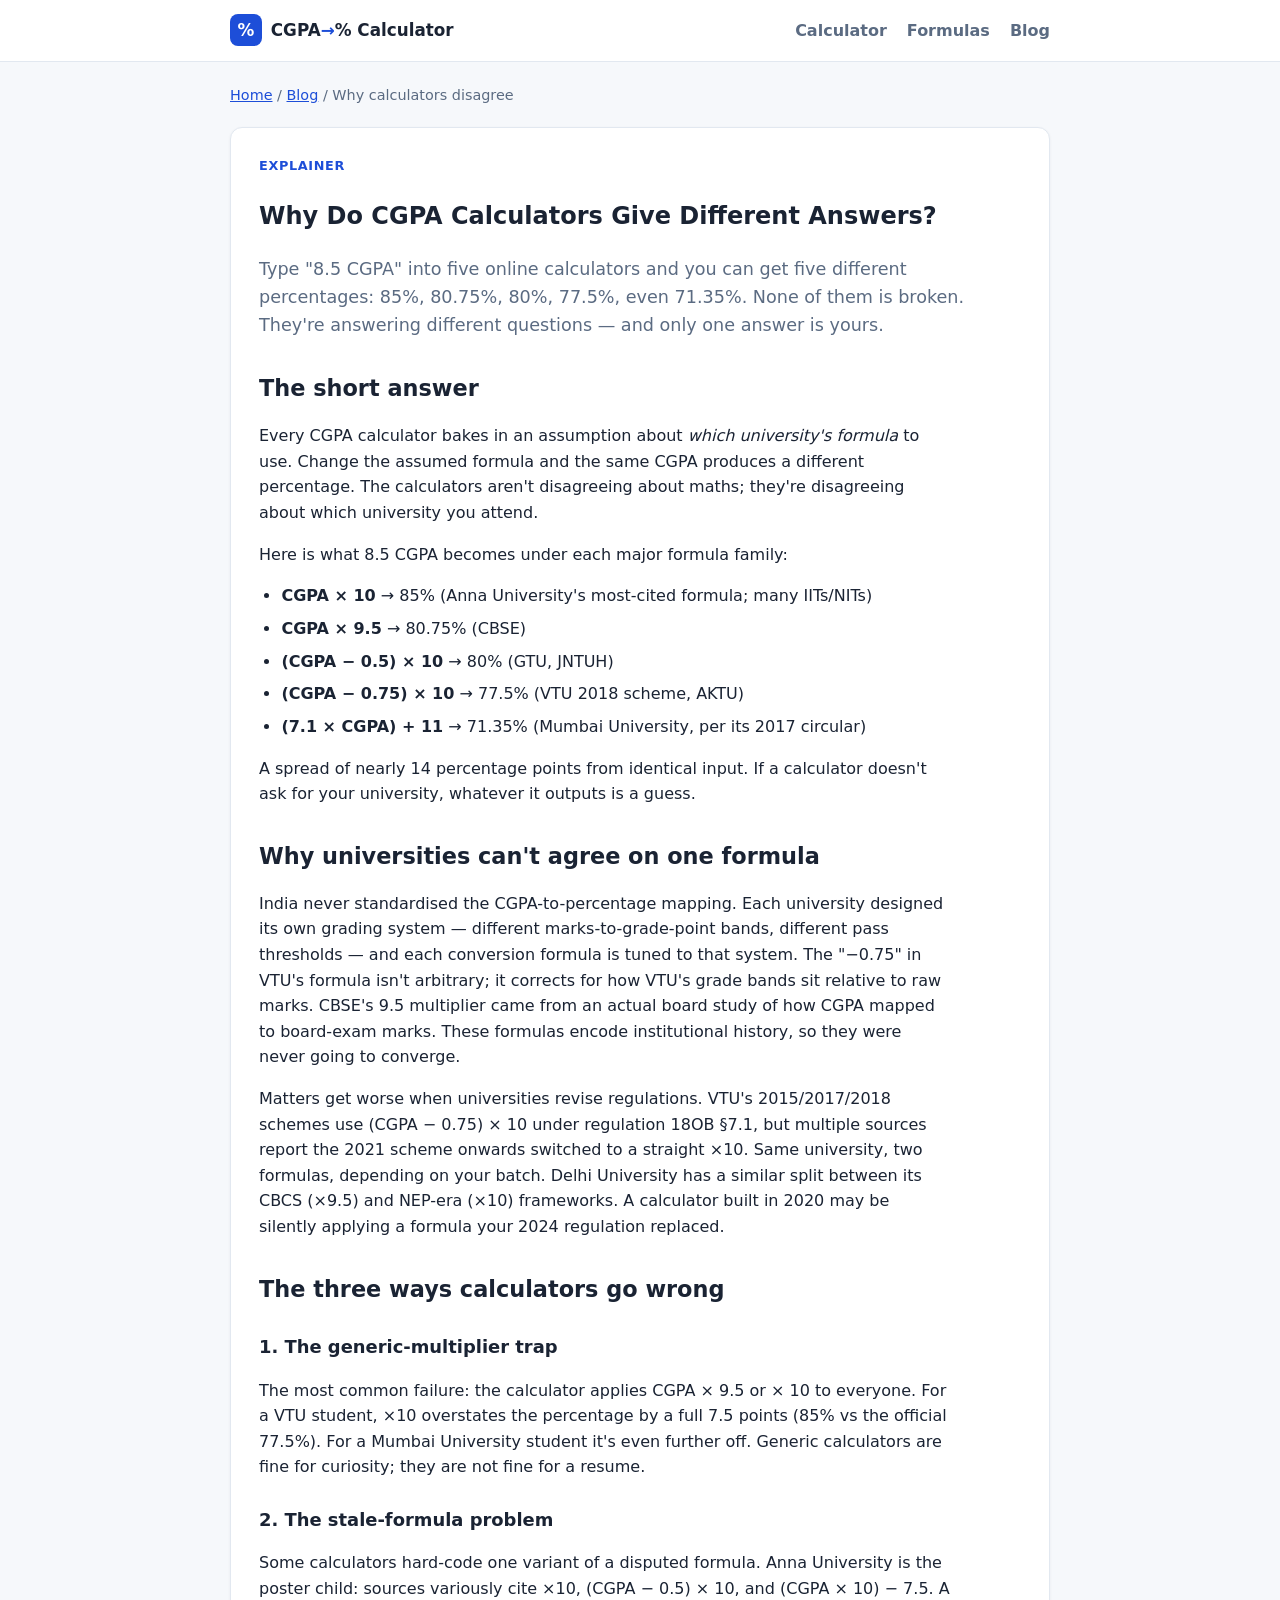
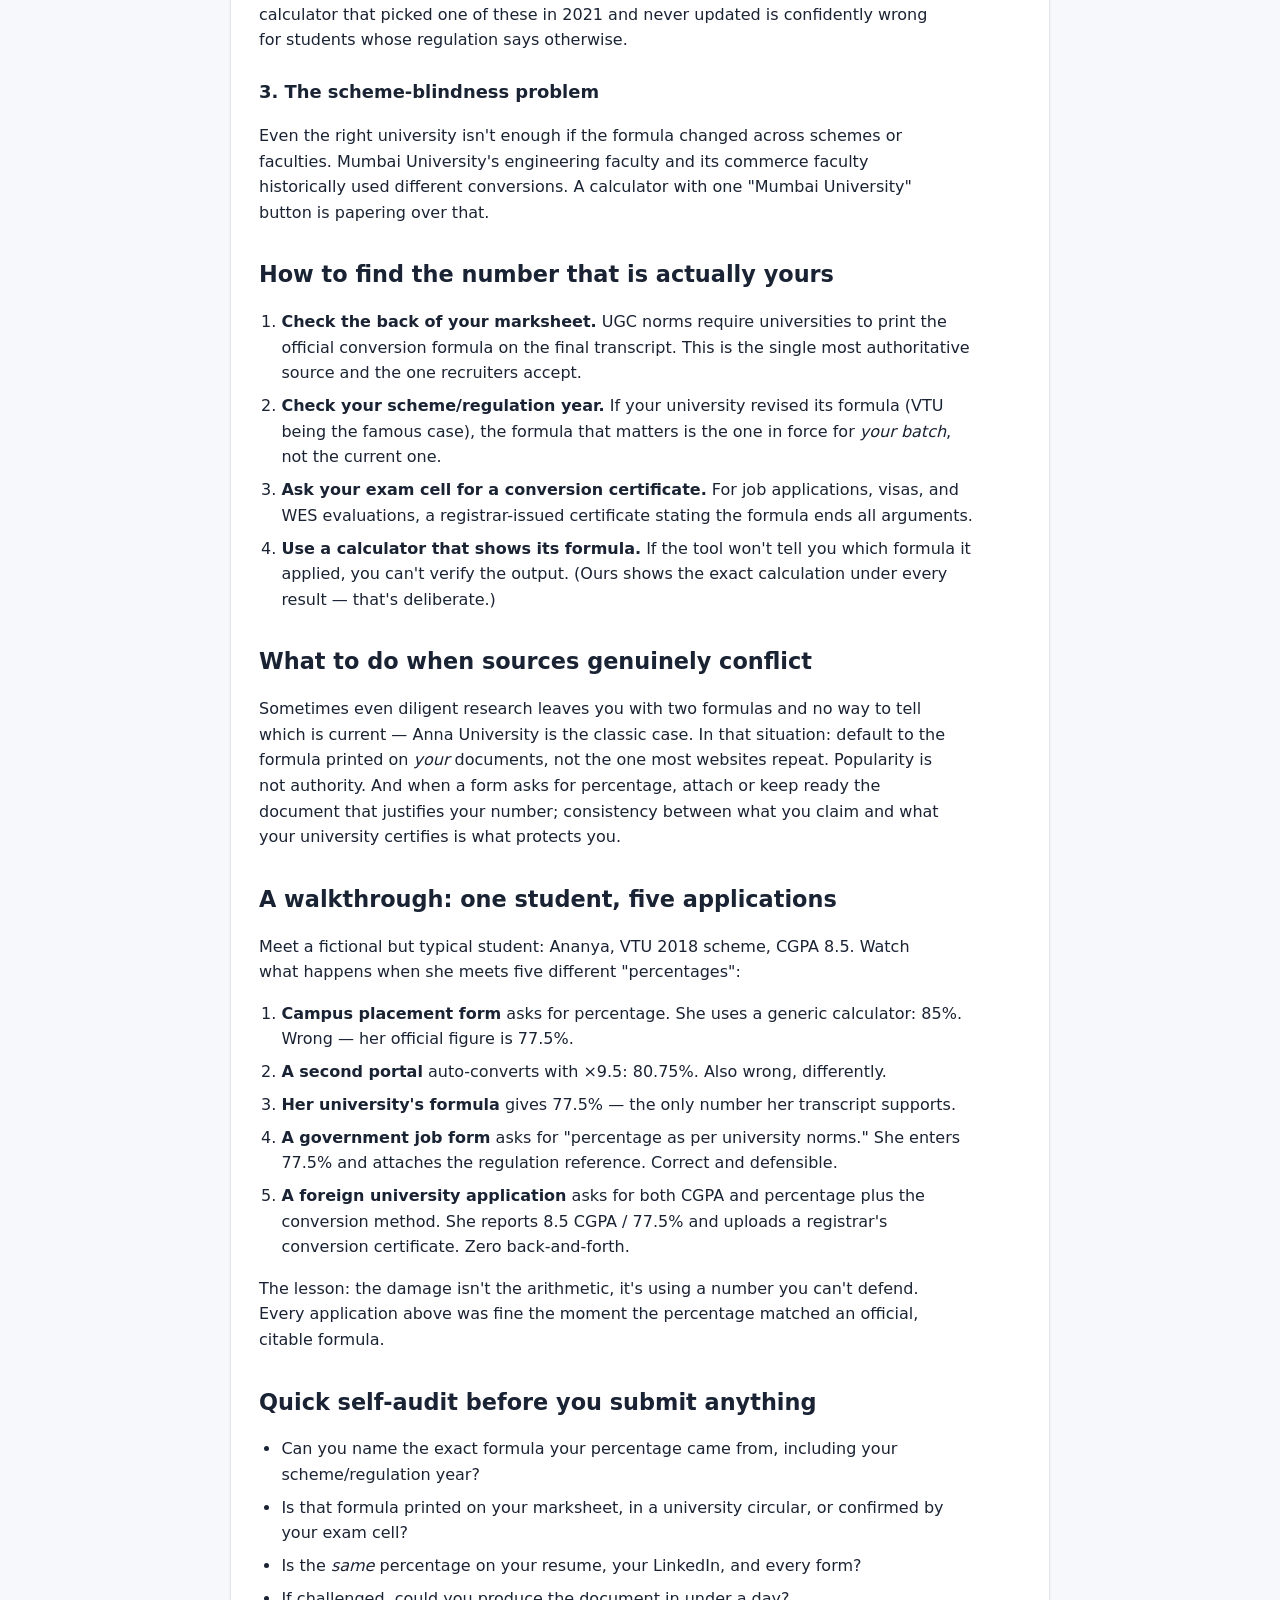
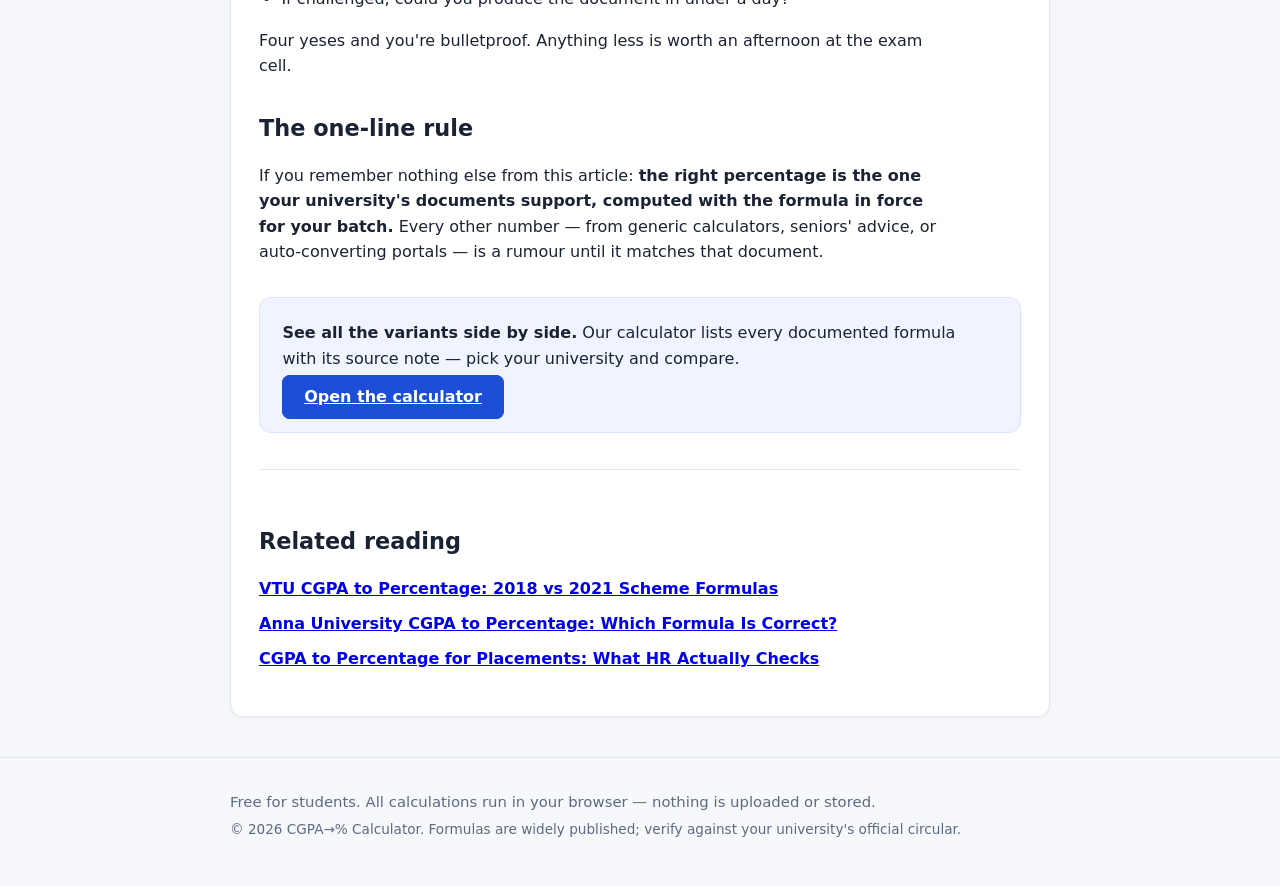
<file: blog/why-cgpa-calculators-give-different-answers.html>
<!DOCTYPE html>
<html lang="en">
<head>
<meta charset="utf-8">
<meta name="viewport" content="width=device-width, initial-scale=1">
<title>Why Do CGPA Calculators Give Different Answers? | CGPA→% Calculator</title>
<meta name="description" content="The same 8.5 CGPA becomes 85%, 80.75%, 77.5% or 71.35% depending on the calculator. Why CGPA calculators disagree — and how to find the number that is actually yours.">
<link rel="canonical" href="https://pratham.cv/blog/why-cgpa-calculators-give-different-answers.html">
<link rel="icon" href="data:image/svg+xml,%3Csvg xmlns='http://www.w3.org/2000/svg' viewBox='0 0 64 64'%3E%3Crect width='64' height='64' rx='14' fill='%231d4ed8'/%3E%3Ctext x='32' y='45' font-size='36' text-anchor='middle' fill='white' font-family='system-ui' font-weight='bold'%3E%25%3C/text%3E%3C/svg%3E">
<meta property="og:type" content="article">
<meta property="og:site_name" content="CGPA to Percentage Calculator">
<meta property="og:title" content="Why Do CGPA Calculators Give Different Answers?">
<meta property="og:description" content="The same 8.5 CGPA becomes 85%, 80.75%, 77.5% or 71.35% depending on the calculator. Why they disagree — and how to find the number that is actually yours.">
<meta property="og:url" content="https://pratham.cv/blog/why-cgpa-calculators-give-different-answers.html">
<meta name="twitter:card" content="summary">
<meta name="twitter:title" content="Why Do CGPA Calculators Give Different Answers?">
<meta name="twitter:description" content="The same 8.5 CGPA becomes 85%, 80.75%, 77.5% or 71.35% depending on the calculator. Why they disagree.">
<script type="application/ld+json">
{
  "@context": "https://schema.org",
  "@type": "BlogPosting",
  "headline": "Why Do CGPA Calculators Give Different Answers?",
  "description": "The same 8.5 CGPA becomes 85%, 80.75%, 77.5% or 71.35% depending on the calculator. Why CGPA calculators disagree — and how to find the number that is actually yours.",
  "datePublished": "2026-10-04",
  "dateModified": "2026-10-04",
  "author": { "@type": "Organization", "name": "CGPA to Percentage Calculator" },
  "publisher": { "@type": "Organization", "name": "CGPA to Percentage Calculator" },
  "mainEntityOfPage": { "@type": "WebPage", "@id": "https://pratham.cv/blog/why-cgpa-calculators-give-different-answers.html" }
}
</script>
<link rel="stylesheet" href="../styles.css">
</head>
<body>
<a class="skip-link" href="#article">Skip to article</a>

<header class="site-header">
  <div class="wrap header-inner">
    <a class="brand" href="../index.html" aria-label="CGPA to Percentage Calculator — home">
      <span class="brand-mark" aria-hidden="true">%</span>
      <span class="brand-text">CGPA<span class="brand-arrow">→</span>% Calculator</span>
    </a>
    <nav aria-label="Primary">
      <a href="../index.html#tool">Calculator</a>
      <a href="../index.html#formulas">Formulas</a>
      <a href="index.html">Blog</a>
    </nav>
  </div>
</header>

<main class="wrap">
  <p class="breadcrumb"><a href="../index.html">Home</a> / <a href="index.html">Blog</a> / Why calculators disagree</p>
  <article id="article" class="card prose" aria-labelledby="post-title">
    <p class="kicker">Explainer</p>
    <h1 id="post-title">Why Do CGPA Calculators Give Different Answers?</h1>
    <p class="lede">Type "8.5 CGPA" into five online calculators and you can get five different percentages: 85%, 80.75%, 80%, 77.5%, even 71.35%. None of them is broken. They're answering different questions — and only one answer is yours.</p>

    <h2>The short answer</h2>
    <p>Every CGPA calculator bakes in an assumption about <em>which university's formula</em> to use. Change the assumed formula and the same CGPA produces a different percentage. The calculators aren't disagreeing about maths; they're disagreeing about which university you attend.</p>
    <p>Here is what 8.5 CGPA becomes under each major formula family:</p>
    <ul>
      <li><strong>CGPA × 10</strong> → 85% (Anna University's most-cited formula; many IITs/NITs)</li>
      <li><strong>CGPA × 9.5</strong> → 80.75% (CBSE)</li>
      <li><strong>(CGPA − 0.5) × 10</strong> → 80% (GTU, JNTUH)</li>
      <li><strong>(CGPA − 0.75) × 10</strong> → 77.5% (VTU 2018 scheme, AKTU)</li>
      <li><strong>(7.1 × CGPA) + 11</strong> → 71.35% (Mumbai University, per its 2017 circular)</li>
    </ul>
    <p>A spread of nearly 14 percentage points from identical input. If a calculator doesn't ask for your university, whatever it outputs is a guess.</p>

    <h2>Why universities can't agree on one formula</h2>
    <p>India never standardised the CGPA-to-percentage mapping. Each university designed its own grading system — different marks-to-grade-point bands, different pass thresholds — and each conversion formula is tuned to that system. The "−0.75" in VTU's formula isn't arbitrary; it corrects for how VTU's grade bands sit relative to raw marks. CBSE's 9.5 multiplier came from an actual board study of how CGPA mapped to board-exam marks. These formulas encode institutional history, so they were never going to converge.</p>
    <p>Matters get worse when universities revise regulations. VTU's 2015/2017/2018 schemes use (CGPA − 0.75) × 10 under regulation 18OB §7.1, but multiple sources report the 2021 scheme onwards switched to a straight ×10. Same university, two formulas, depending on your batch. Delhi University has a similar split between its CBCS (×9.5) and NEP-era (×10) frameworks. A calculator built in 2020 may be silently applying a formula your 2024 regulation replaced.</p>

    <h2>The three ways calculators go wrong</h2>
    <h3>1. The generic-multiplier trap</h3>
    <p>The most common failure: the calculator applies CGPA × 9.5 or × 10 to everyone. For a VTU student, ×10 overstates the percentage by a full 7.5 points (85% vs the official 77.5%). For a Mumbai University student it's even further off. Generic calculators are fine for curiosity; they are not fine for a resume.</p>
    <h3>2. The stale-formula problem</h3>
    <p>Some calculators hard-code one variant of a disputed formula. Anna University is the poster child: sources variously cite ×10, (CGPA − 0.5) × 10, and (CGPA × 10) − 7.5. A calculator that picked one of these in 2021 and never updated is confidently wrong for students whose regulation says otherwise.</p>
    <h3>3. The scheme-blindness problem</h3>
    <p>Even the right university isn't enough if the formula changed across schemes or faculties. Mumbai University's engineering faculty and its commerce faculty historically used different conversions. A calculator with one "Mumbai University" button is papering over that.</p>

    <h2>How to find the number that is actually yours</h2>
    <ol>
      <li><strong>Check the back of your marksheet.</strong> UGC norms require universities to print the official conversion formula on the final transcript. This is the single most authoritative source and the one recruiters accept.</li>
      <li><strong>Check your scheme/regulation year.</strong> If your university revised its formula (VTU being the famous case), the formula that matters is the one in force for <em>your batch</em>, not the current one.</li>
      <li><strong>Ask your exam cell for a conversion certificate.</strong> For job applications, visas, and WES evaluations, a registrar-issued certificate stating the formula ends all arguments.</li>
      <li><strong>Use a calculator that shows its formula.</strong> If the tool won't tell you which formula it applied, you can't verify the output. (Ours shows the exact calculation under every result — that's deliberate.)</li>
    </ol>

    <h2>What to do when sources genuinely conflict</h2>
    <p>Sometimes even diligent research leaves you with two formulas and no way to tell which is current — Anna University is the classic case. In that situation: default to the formula printed on <em>your</em> documents, not the one most websites repeat. Popularity is not authority. And when a form asks for percentage, attach or keep ready the document that justifies your number; consistency between what you claim and what your university certifies is what protects you.</p>

    <h2>A walkthrough: one student, five applications</h2>
    <p>Meet a fictional but typical student: Ananya, VTU 2018 scheme, CGPA 8.5. Watch what happens when she meets five different "percentages":</p>
    <ol>
      <li><strong>Campus placement form</strong> asks for percentage. She uses a generic calculator: 85%. Wrong — her official figure is 77.5%.</li>
      <li><strong>A second portal</strong> auto-converts with ×9.5: 80.75%. Also wrong, differently.</li>
      <li><strong>Her university's formula</strong> gives 77.5% — the only number her transcript supports.</li>
      <li><strong>A government job form</strong> asks for "percentage as per university norms." She enters 77.5% and attaches the regulation reference. Correct and defensible.</li>
      <li><strong>A foreign university application</strong> asks for both CGPA and percentage plus the conversion method. She reports 8.5 CGPA / 77.5% and uploads a registrar's conversion certificate. Zero back-and-forth.</li>
    </ol>
    <p>The lesson: the damage isn't the arithmetic, it's using a number you can't defend. Every application above was fine the moment the percentage matched an official, citable formula.</p>

    <h2>Quick self-audit before you submit anything</h2>
    <ul>
      <li>Can you name the exact formula your percentage came from, including your scheme/regulation year?</li>
      <li>Is that formula printed on your marksheet, in a university circular, or confirmed by your exam cell?</li>
      <li>Is the <em>same</em> percentage on your resume, your LinkedIn, and every form?</li>
      <li>If challenged, could you produce the document in under a day?</li>
    </ul>
    <p>Four yeses and you're bulletproof. Anything less is worth an afternoon at the exam cell.</p>

    <h2>The one-line rule</h2>
    <p>If you remember nothing else from this article: <strong>the right percentage is the one your university's documents support, computed with the formula in force for your batch.</strong> Every other number — from generic calculators, seniors' advice, or auto-converting portals — is a rumour until it matches that document.</p>

    <aside class="cta-box" aria-label="Try the calculator">
      <p><strong>See all the variants side by side.</strong> Our calculator lists every documented formula with its source note — pick your university and compare.</p>
      <a class="btn primary" href="../index.html#tool">Open the calculator</a>
    </aside>

    <section class="related" aria-labelledby="related-heading">
      <h2 id="related-heading">Related reading</h2>
      <ul>
        <li><a href="vtu-cgpa-to-percentage-schemes.html">VTU CGPA to Percentage: 2018 vs 2021 Scheme Formulas</a></li>
        <li><a href="anna-university-cgpa-to-percentage.html">Anna University CGPA to Percentage: Which Formula Is Correct?</a></li>
        <li><a href="cgpa-to-percentage-for-placements.html">CGPA to Percentage for Placements: What HR Actually Checks</a></li>
      </ul>
    </section>
  </article>
</main>

<footer class="site-footer">
  <div class="wrap">
    <p>Free for students. All calculations run in your browser — nothing is uploaded or stored.</p>
    <p class="fine">© 2026 CGPA→% Calculator. Formulas are widely published; verify against your university's official circular.</p>
  </div>
</footer>
</body>
</html>
</file>
<file: styles.css>
/* CGPA -> % Calculator — clean, fast, accessible. No frameworks. */

:root {
  --bg: #f6f8fb;
  --card: #ffffff;
  --ink: #1a2333;
  --muted: #5b6b82;
  --line: #e2e8f0;
  --brand: #1d4ed8;
  --brand-dark: #1e40af;
  --brand-soft: #eff4ff;
  --error: #b91c1c;
  --error-bg: #fef2f2;
  --radius: 12px;
  --maxw: 860px;
}

* { box-sizing: border-box; }

html { -webkit-text-size-adjust: 100%; }

body {
  margin: 0;
  font-family: system-ui, -apple-system, "Segoe UI", Roboto, "Helvetica Neue", Arial, sans-serif;
  background: var(--bg);
  color: var(--ink);
  line-height: 1.6;
}

.wrap { max-width: var(--maxw); margin: 0 auto; padding: 0 1.25rem; }

.visually-hidden {
  position: absolute; width: 1px; height: 1px;
  clip-path: inset(50%); overflow: hidden; white-space: nowrap;
}

.skip-link {
  position: absolute; left: 1rem; top: -4rem;
  background: var(--brand); color: #fff; padding: .6rem 1rem;
  border-radius: 0 0 8px 8px; z-index: 100; transition: top .15s;
}
.skip-link:focus { top: 0; color: #fff; }

/* Header */
.site-header { background: var(--card); border-bottom: 1px solid var(--line); }
.header-inner {
  display: flex; align-items: center; justify-content: space-between;
  padding-top: .9rem; padding-bottom: .9rem; gap: 1rem;
}
.brand { display: inline-flex; align-items: center; gap: .55rem; text-decoration: none; color: var(--ink); font-weight: 700; font-size: 1.05rem; }
.brand-mark {
  display: inline-flex; align-items: center; justify-content: center;
  width: 2rem; height: 2rem; border-radius: 8px;
  background: var(--brand); color: #fff; font-weight: 800;
}
.brand-arrow { color: var(--brand); }
.site-header nav { display: flex; gap: 1.25rem; }
.site-header nav a { color: var(--muted); text-decoration: none; font-weight: 600; }
.site-header nav a:hover { color: var(--brand); }

/* Hero */
.hero { padding: 2.5rem 0 1.25rem; }
.hero h1 { font-size: clamp(1.7rem, 4.5vw, 2.4rem); line-height: 1.2; margin: 0 0 .75rem; letter-spacing: -0.01em; }
.lede { font-size: 1.1rem; color: var(--muted); max-width: 60ch; margin: 0; }
.lede strong { color: var(--ink); }

/* Cards */
.card {
  background: var(--card); border: 1px solid var(--line);
  border-radius: var(--radius); padding: 1.75rem; margin: 1.25rem 0;
  box-shadow: 0 1px 3px rgba(26, 35, 51, .06);
}
.card h2 { margin: 0 0 1rem; font-size: 1.35rem; }

/* Tabs */
.tabs { display: flex; gap: .5rem; border-bottom: 2px solid var(--line); margin-bottom: 1.5rem; }
.tabs [role="tab"] {
  appearance: none; border: 0; background: none; cursor: pointer;
  font: inherit; font-weight: 700; color: var(--muted);
  padding: .7rem 1.1rem; border-bottom: 3px solid transparent; margin-bottom: -2px;
}
.tabs [role="tab"][aria-selected="true"] { color: var(--brand); border-bottom-color: var(--brand); }
.tabs [role="tab"]:hover { color: var(--brand-dark); }
.tabs [role="tab"]:focus-visible { outline: 3px solid var(--brand); outline-offset: 2px; border-radius: 6px; }

/* Forms */
.field { margin-bottom: 1.1rem; }
.field label { display: block; font-weight: 700; margin-bottom: .4rem; }
.range { font-weight: 400; color: var(--muted); font-size: .9rem; }
input[type="number"], select {
  width: 100%; font: inherit; color: var(--ink);
  padding: .7rem .85rem; border: 1.5px solid var(--line); border-radius: 8px;
  background: #fff;
}
input[type="number"]:focus-visible, select:focus-visible, button:focus-visible {
  outline: 3px solid var(--brand); outline-offset: 2px;
}
input[aria-invalid="true"] { border-color: var(--error); background: var(--error-bg); }
.hint { color: var(--muted); font-size: .92rem; margin: .45rem 0 0; }
.error { color: var(--error); font-weight: 600; margin: .45rem 0 0; font-size: .95rem; }
.grid-2 { display: grid; grid-template-columns: 1fr 1fr; gap: 1rem; }

.actions { display: flex; flex-wrap: wrap; gap: .7rem; margin-top: 1.25rem; }
.btn {
  appearance: none; font: inherit; font-weight: 700; cursor: pointer;
  border: 1.5px solid var(--line); background: #fff; color: var(--ink);
  padding: .7rem 1.3rem; border-radius: 8px;
}
.btn:hover { border-color: var(--brand); color: var(--brand-dark); }
.btn.primary { background: var(--brand); border-color: var(--brand); color: #fff; }
.btn.primary:hover { background: var(--brand-dark); border-color: var(--brand-dark); color: #fff; }
.btn.small { padding: .5rem .9rem; font-size: .92rem; margin-top: .8rem; }

/* Result */
.result {
  margin-top: 1.5rem; padding: 1.4rem;
  background: var(--brand-soft); border: 1px solid #d7e3ff; border-radius: var(--radius);
}
.result-label { margin: 0; color: var(--muted); font-weight: 600; text-transform: uppercase; letter-spacing: .04em; font-size: .82rem; }
.result-value { margin: .25rem 0 .5rem; font-size: 2.6rem; font-weight: 800; color: var(--brand-dark); line-height: 1.1; }
.result-formula { margin: 0; font-variant-numeric: tabular-nums; }
.result-formula code { background: #fff; border: 1px solid var(--line); border-radius: 6px; padding: .1rem .45rem; font-size: .95em; }
.result-note { margin: .6rem 0 0; font-size: .92rem; color: var(--muted); }

/* SGPA rows */
.sgpa-row {
  display: grid; grid-template-columns: 1fr 1fr auto; gap: .8rem; align-items: end;
  padding: .9rem; border: 1px solid var(--line); border-radius: 8px; margin-bottom: .8rem;
  background: #fbfcfe;
}
.sgpa-row .row-title { grid-column: 1 / -1; font-weight: 700; margin: 0; }
.sgpa-row .btn { padding: .55rem .8rem; }

/* Table */
.table-scroll { overflow-x: auto; margin: 1rem 0; }
table { width: 100%; border-collapse: collapse; font-size: .96rem; }
th, td { text-align: left; padding: .7rem .8rem; border-bottom: 1px solid var(--line); }
thead th { background: #f1f5f9; font-size: .85rem; text-transform: uppercase; letter-spacing: .03em; color: var(--muted); }
tbody tr:hover { background: #f8fafc; }
td.num { font-variant-numeric: tabular-nums; white-space: nowrap; }
.disclaimer { background: #fffbeb; border: 1px solid #fde68a; border-radius: 8px; padding: .9rem 1.1rem; font-size: .95rem; }

/* Footer */
.site-footer { border-top: 1px solid var(--line); margin-top: 2.5rem; padding: 1.75rem 0 2.5rem; color: var(--muted); font-size: .93rem; }
.site-footer p { margin: .3rem 0; }
.site-footer .fine { font-size: .85rem; }

/* Responsive */
@media (max-width: 560px) {
  .card { padding: 1.2rem; }
  .grid-2 { grid-template-columns: 1fr; }
  .sgpa-row { grid-template-columns: 1fr 1fr; }
  .sgpa-row .btn { grid-column: 1 / -1; justify-self: start; }
  .tabs { overflow-x: auto; }
  .result-value { font-size: 2.1rem; }
}

@media (prefers-reduced-motion: reduce) {
  * { transition: none !important; }
}

/* Blog / article prose */
.prose h2 { margin: 2rem 0 .8rem; font-size: 1.4rem; }
.prose h3 { margin: 1.6rem 0 .6rem; font-size: 1.12rem; }
.prose p, .prose li { max-width: 68ch; }
.prose ul, .prose ol { padding-left: 1.4rem; }
.prose li { margin-bottom: .45rem; }
.kicker {
  text-transform: uppercase; letter-spacing: .05em; font-size: .8rem;
  color: var(--brand); font-weight: 700; margin: 0 0 .4rem;
}
.breadcrumb { font-size: .9rem; color: var(--muted); margin: 1.4rem 0 0; }
.breadcrumb a { color: var(--brand); }
.cta-box {
  margin: 2rem 0; padding: 1.4rem; border-radius: var(--radius);
  background: var(--brand-soft); border: 1px solid #d7e3ff;
}
.cta-box p { margin: 0 0 .8rem; }
.related { margin-top: 2.2rem; padding-top: 1.4rem; border-top: 1px solid var(--line); }
.related ul { list-style: none; padding: 0; }
.related li { margin-bottom: .6rem; }
.related a { font-weight: 600; }
.blog-list { list-style: none; padding: 0; margin: 1.2rem 0 0; }
.blog-list li { padding: 1.1rem 0; border-bottom: 1px solid var(--line); }
.blog-list li:last-child { border-bottom: 0; }
.blog-list a.post-title { font-size: 1.15rem; font-weight: 700; text-decoration: none; color: var(--ink); }
.blog-list a.post-title:hover { color: var(--brand); }
.blog-list .post-desc { margin: .35rem 0 0; color: var(--muted); max-width: 64ch; }
.blog-list .post-meta { font-size: .85rem; color: var(--muted); margin: .3rem 0 0; }
</file>
